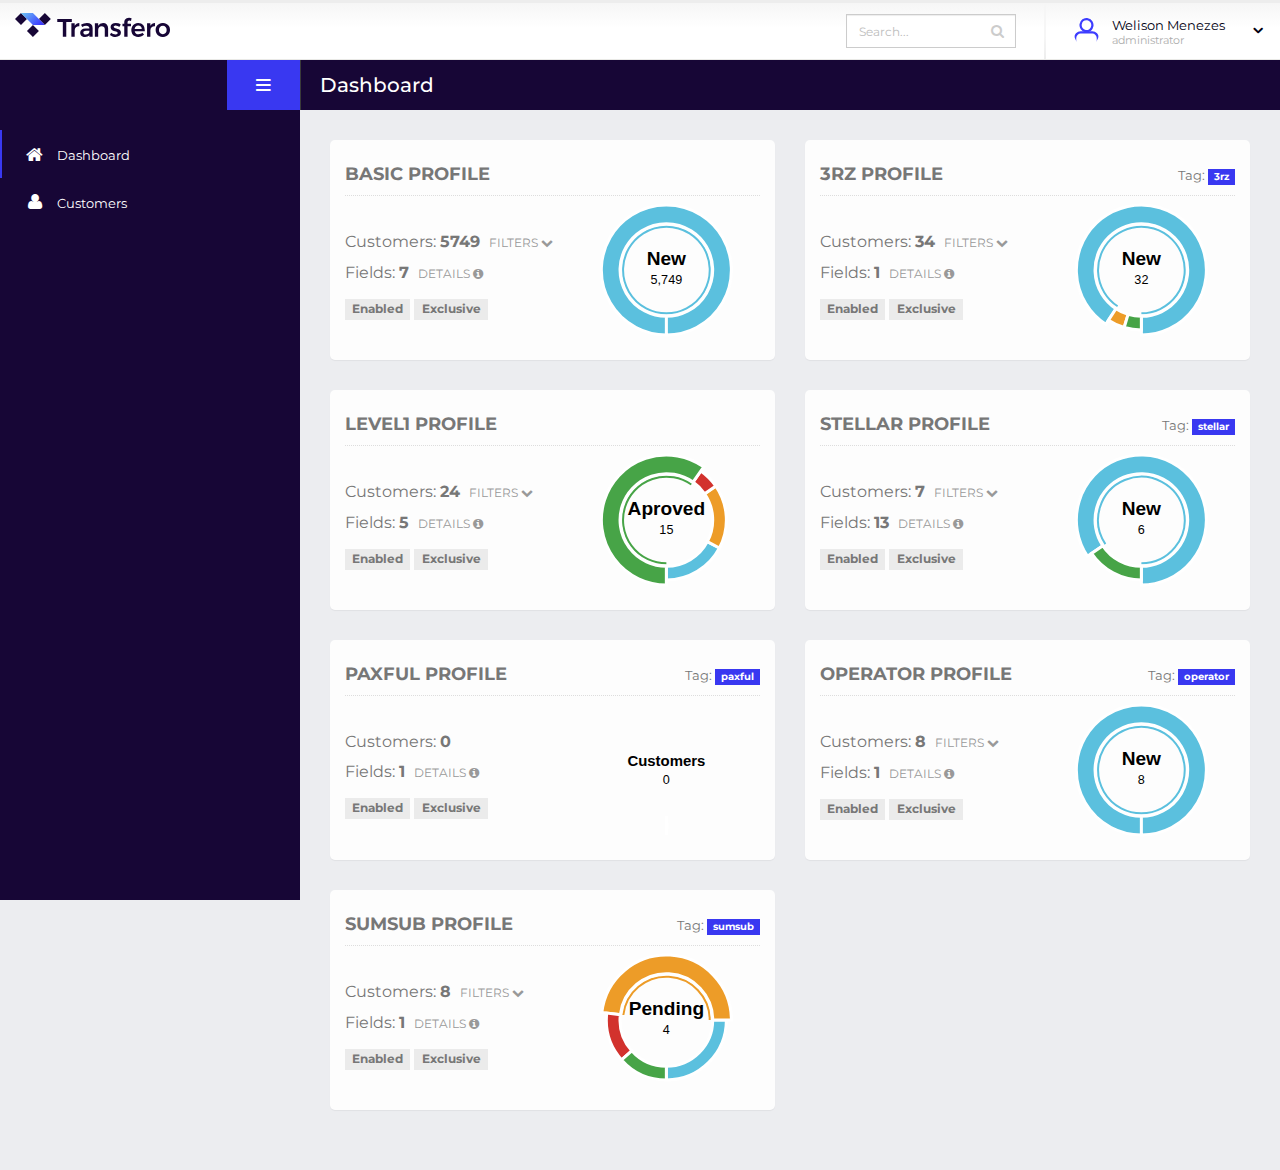
<file: index.html>
<!doctype html>
<html class="fixed">

<head>
	<meta charset="UTF-8">
	<title>Transfero</title>
	<meta name="description" content="">
	<meta name="viewport" content="width=device-width, initial-scale=1.0, maximum-scale=1.0, user-scalable=no" />
	<link rel="icon" href="img/favicon.png">
	<link rel="stylesheet" href="css/styles.css">
</head>

<body>

	<section class="body">

		<!-- start: header -->
		<header class="header">
			<div class="logo-container">
				<a href="index.html" class="logo">
					<img src="img/logo.svg" height="35" alt="Transfero" />
				</a>
				<div class="visible-xs toggle-sidebar-left" data-toggle-class="sidebar-left-opened" data-target="html"
					data-fire-event="sidebar-left-opened">
					<i class="fa fa-bars" aria-label="Toggle sidebar"></i>
				</div>
			</div>

			<!-- start: search & user box -->
			<div class="header-right">

				<form action="customers.html" class="search nav-form">
					<div class="input-group input-search">
						<input type="text" class="form-control" name="q" id="q" placeholder="Search...">
						<span class="input-group-btn">
							<button class="btn btn-default" type="submit"><i class="fa fa-search"></i></button>
						</span>
					</div>
				</form>

				<span class="separator"></span>

				<div id="userbox" class="userbox">
					<a data-toggle="dropdown">
						<figure class="profile-picture">
							<img src="img/profile.svg" alt="Joseph Doe" class="img-circle"
								data-lock-picture="img/profile.svg" />
						</figure>
						<div class="profile-info" data-lock-name="John Doe" data-lock-email="johndoe@JSOFT.com">
							<span class="name">Welison Menezes</span>
							<span class="role">administrator</span>
						</div>
						<i class="fa custom-caret"></i>
					</a>

					<div class="dropdown-menu">
						<ul class="list-unstyled">
							<li class="divider"></li>
							<li>
								<a role="menuitem" tabindex="-1" href="logout.html"><i class="fa fa-power-off"></i> Logout</a>
							</li>
						</ul>
					</div>
				</div>
			</div>
			<!-- end: search & user box -->
		</header>
		<!-- end: header -->

		<div class="inner-wrapper">

			<!-- start: sidebar -->
			<aside id="sidebar-left" class="sidebar-left">

				<div class="sidebar-header">
					<div class="sidebar-toggle hidden-xs" data-toggle-class="sidebar-left-collapsed" data-target="html"
						data-fire-event="sidebar-left-toggle">
						<i class="fa fa-bars" aria-label="Toggle sidebar"></i>
					</div>
				</div>

				<div class="nano">
					<div class="nano-content">
						<nav id="menu" class="nav-main" role="navigation">
							<ul class="nav nav-main">
								<li class="nav-active">
									<a href="index.html">
										<i class="fa fa-home" aria-hidden="true"></i>
										<span>Dashboard</span>
									</a>
								</li>
								<li>
									<a href="customers.html">
										<i class="fa fa-user" aria-hidden="true"></i>
										<span>Customers</span>
									</a>
								</li>
							</ul>
						</nav>
					</div>
				</div>

			</aside>
			<!-- end: sidebar -->

			<section role="main" class="content-body">

				<header class="page-header">
					<h2>Dashboard</h2>
				</header>

				<main class="cotainer-fluid">

					<div class="row">

						<div class="col-xl-4 col-lg-6 col-md-12">
							<div class="panel-body">
								<div class="widget-summary">
									<div class="widget-summary-col">
										<div class="summary-header">
											<h4 class="title">
												<strong>BASIC PROFILE</strong>
											</h4>
										</div>
										<div class="summary" id="accordionBasic">
											<div class="info">
												Customers: <b>5749</b>
												<a class="text-muted text-uppercase accordion-toggle collapsed"
													data-toggle="collapse" data-parent="#accordionBasic"
													href="#collapseFilterBasic">
													filters <i class="fa fa-chevron-down"></i>
												</a>
											</div>
											<div class="info accordion-body collapse" id="collapseFilterBasic">
												<ul>
													<li>
														<a href="customers.html" class="text-muted text-uppercase text-primary">
															All <small>(5749)</small>
														</a>
													</li>
													<li>
														<a href="customers.html" class="text-muted text-uppercase text-success">
															New <small>(5749)</small>
														</a>
													</li>
												</ul>
											</div>
											<div class="info">
												Fields: <b>7</b>
												<a class="text-muted text-uppercase" data-toggle="modal"
													data-target="#modalBasic">
													details <i class="fa fa-info-circle"></i>
												</a>
											</div>
											<div class="info statuses">
												<span class="label label-default">Enabled</span>
												<span class="label label-default">Exclusive</span>
											</div>
										</div>
									</div>
									<div class="widget-summary-col">
										<div class="chart-container">
											<div class="chart chart-md" id="chartBasic"></div>
										</div>
									</div>
								</div>
								<div class="modal fade" id="modalBasic" tabindex="-1" role="dialog"
									aria-labelledby="modalBasicLabel" aria-hidden="true">
									<div class="modal-dialog">
										<div class="modal-content">
											<div class="modal-header">
												<button type="button" class="close" data-dismiss="modal"><span
														aria-hidden="true">&times;</span><span
														class="sr-only">Close</span></button>
												<h4 class="modal-title" id="modalBasicLabel">Basic Profile Fields</h4>
											</div>
											<div class="modal-body">
												<ul class="list-group">
													<li class="list-group-item">Tax Country</li>
													<li class="list-group-item">Tax ID</li>
													<li class="list-group-item">Email</li>
													<li class="list-group-item">First Name</li>
													<li class="list-group-item">Last Name</li>
													<li class="list-group-item">Birth Date</li>
													<li class="list-group-item">Company Name</li>
												</ul>
											</div>
										</div>
									</div>
								</div>
							</div>
						</div>

						<div class="col-xl-4 col-lg-6 col-md-12">
							<div class="panel-body">
								<div class="widget-summary">
									<div class="widget-summary-col">
										<div class="summary-header">
											<h4 class="title">
												<strong>3RZ PROFILE</strong>
											</h4>
											<div class="tag">
												Tag: <b class="label label-primary">3rz</b>
											</div>
										</div>
										<div class="summary" id="accordion3RZ">
											<div class="info">
												Customers: <b>34</b>
												<a class="text-muted text-uppercase accordion-toggle collapsed"
													data-toggle="collapse" data-parent="#accordion3RZ"
													href="#collapseFilter3RZ">
													filters <i class="fa fa-chevron-down"></i>
												</a>
											</div>
											<div class="info accordion-body collapse" id="collapseFilter3RZ">
												<ul>
													<li>
														<a href="customers.html" class="text-muted text-uppercase text-primary">
															All <small>(34)</small>
														</a>
													</li>
													<li>
														<a href="customers.html" class="text-muted text-uppercase text-success">
															All <small>(32)</small>
														</a>
													</li>
													<li>
														<a href="customers.html" class="text-muted text-uppercase text-warning">
															Pending <small>(1)</small>
														</a>
													</li>
													<li>
														<a href="customers.html" class="text-muted text-uppercase text-info">
															Aproved <small>(1)</small>
														</a>
													</li>
												</ul>
											</div>
											<div class="info">
												Fields: <b>1</b>
												<a class="text-muted text-uppercase" data-toggle="modal"
													data-target="#modal3RZ">
													details <i class="fa fa-info-circle"></i>
												</a>
											</div>
											<div class="info statuses">
												<span class="label label-default">Enabled</span>
												<span class="label label-default">Exclusive</span>
											</div>
										</div>
									</div>
									<div class="widget-summary-col">
										<div class="chart-container">
											<div class="chart chart-md" id="chart3RZ"></div>
										</div>
									</div>
								</div>
								<div class="modal fade" id="modal3RZ" tabindex="-1" role="dialog"
									aria-labelledby="modal3RZLabel" aria-hidden="true">
									<div class="modal-dialog">
										<div class="modal-content">
											<div class="modal-header">
												<button type="button" class="close" data-dismiss="modal"><span
														aria-hidden="true">&times;</span><span
														class="sr-only">Close</span></button>
												<h4 class="modal-title" id="modal3RZLabel">3RZ Profile Fields</h4>
											</div>
											<div class="modal-body">
												<ul class="list-group">
													<li class="list-group-item">Tag Name <span class="badge bg-primary">3rz</span></li>
												</ul>
											</div>
										</div>
									</div>
								</div>
							</div>
						</div>

						<div class="col-xl-4 col-lg-6 col-md-12">
							<div class="panel-body">
								<div class="widget-summary">
									<div class="widget-summary-col">
										<div class="summary-header">
											<h4 class="title">
												<strong>LEVEL1 PROFILE</strong>
											</h4>
										</div>
										<div class="summary" id="accordionLevel1">
											<div class="info">
												Customers: <b>24</b>
												<a class="text-muted text-uppercase accordion-toggle collapsed"
													data-toggle="collapse" data-parent="#accordionLevel1"
													href="#collapseFilterLevel1">
													filters <i class="fa fa-chevron-down"></i>
												</a>
											</div>
											<div class="info accordion-body collapse" id="collapseFilterLevel1">
												<ul>
													<li>
														<a href="customers.html" class="text-muted text-uppercase text-primary">
															All <small>(24)</small>
														</a>
													</li>
													<li>
														<a href="customers.html" class="text-muted text-uppercase text-success">
															New <small>(4)</small>
														</a>
													</li>
													<li>
														<a href="customers.html" class="text-muted text-uppercase text-warning">
															Pending <small>(4)</small>
														</a>
													</li>
													<li>
														<a href="customers.html" class="text-muted text-uppercase text-danger">
															Reproved <small>(1)</small>
														</a>
													</li>
													<li>
														<a href="customers.html" class="text-muted text-uppercase text-info">
															Aproved <small>(15)</small>
														</a>
													</li>
												</ul>
											</div>
											<div class="info">
												Fields: <b>5</b>
												<a class="text-muted text-uppercase" data-toggle="modal"
													data-target="#modalLevel1">
													details <i class="fa fa-info-circle"></i>
												</a>
											</div>
											<div class="info statuses">
												<span class="label label-default">Enabled</span>
												<span class="label label-default">Exclusive</span>
											</div>
										</div>
									</div>
									<div class="widget-summary-col">
										<div class="chart-container">
											<div class="chart chart-md" id="chartLevel1"></div>
										</div>
									</div>
								</div>
								<div class="modal fade" id="modalLevel1" tabindex="-1" role="dialog"
									aria-labelledby="modalLevel1Label" aria-hidden="true">
									<div class="modal-dialog">
										<div class="modal-content">
											<div class="modal-header">
												<button type="button" class="close" data-dismiss="modal"><span
														aria-hidden="true">&times;</span><span
														class="sr-only">Close</span></button>
												<h4 class="modal-title" id="modalLevel1Label">Level1 Profile Fields</h4>
											</div>
											<div class="modal-body">
												<ul class="list-group">
													<li class="list-group-item">Document Id</li>
													<li class="list-group-item">Document Url</li>
													<li class="list-group-item">Document Name</li>
													<li class="list-group-item">Document Mime Type</li>
													<li class="list-group-item">Document Type</li>
												</ul>
											</div>
										</div>
									</div>
								</div>
							</div>
						</div>

						<div class="col-xl-4 col-lg-6 col-md-12">
							<div class="panel-body">
								<div class="widget-summary">
									<div class="widget-summary-col">
										<div class="summary-header">
											<h4 class="title">
												<strong>STELLAR PROFILE</strong>
											</h4>
											<div class="tag">
												Tag: <b class="label label-primary">stellar</b>
											</div>
										</div>
										<div class="summary" id="accordionStellar">
											<div class="info">
												Customers: <b>7</b>
												<a class="text-muted text-uppercase accordion-toggle collapsed"
													data-toggle="collapse" data-parent="#accordionStellar"
													href="#collapseFilterStellar">
													filters <i class="fa fa-chevron-down"></i>
												</a>
											</div>
											<div class="info accordion-body collapse" id="collapseFilterStellar">
												<ul>
													<li>
														<a href="customers.html" class="text-muted text-uppercase text-primary">
															All <small>(7)</small>
														</a>
													</li>
													<li>
														<a href="customers.html" class="text-muted text-uppercase text-success">
															New <small>(6)</small>
														</a>
													</li>
													<li>
														<a href="customers.html" class="text-muted text-uppercase text-info">
															Aproved <small>(1)</small>
														</a>
													</li>
												</ul>
											</div>
											<div class="info">
												Fields: <b>13</b>
												<a class="text-muted text-uppercase" data-toggle="modal"
													data-target="#modalStellar">
													details <i class="fa fa-info-circle"></i>
												</a>
											</div>
											<div class="info statuses">
												<span class="label label-default">Enabled</span>
												<span class="label label-default">Exclusive</span>
											</div>
										</div>
									</div>
									<div class="widget-summary-col">
										<div class="chart-container">
											<div class="chart chart-md" id="chartStellar"></div>
										</div>
									</div>
								</div>
								<div class="modal fade" id="modalStellar" tabindex="-1" role="dialog"
									aria-labelledby="modalStellarLabel" aria-hidden="true">
									<div class="modal-dialog">
										<div class="modal-content">
											<div class="modal-header">
												<button type="button" class="close" data-dismiss="modal"><span
														aria-hidden="true">&times;</span><span
														class="sr-only">Close</span></button>
												<h4 class="modal-title" id="modalStellarLabel">Stellar Profile Fields</h4>
											</div>
											<div class="modal-body">
												<ul class="list-group">
													<li class="list-group-item">Tax ID</li>
													<li class="list-group-item">Email</li>
													<li class="list-group-item">First Name</li>
													<li class="list-group-item">Last Name</li>
													<li class="list-group-item">Birth Date</li>
													<li class="list-group-item">Company Name</li>
													<li class="list-group-item">Cellphone Number</li>
													<li class="list-group-item">Document Id</li>
													<li class="list-group-item">Document Url</li>
													<li class="list-group-item">Document Name</li>
													<li class="list-group-item">Document Mime Type</li>
													<li class="list-group-item">Document Type</li>
													<li class="list-group-item">Tag Name <span class="badge bg-primary">stellar</span></li>
												</ul>
											</div>
										</div>
									</div>
								</div>
							</div>
						</div>

						<div class="col-xl-4 col-lg-6 col-md-12">
							<div class="panel-body">
								<div class="widget-summary">
									<div class="widget-summary-col">
										<div class="summary-header">
											<h4 class="title">
												<strong>PAXFUL PROFILE</strong>
											</h4>
											<div class="tag">
												Tag: <b class="label label-primary">paxful</b>
											</div>
										</div>
										<div class="summary" id="accordionPaxful">
											<div class="info">
												Customers: <b>0</b>
											</div>
											<div class="info">
												Fields: <b>1</b>
												<a class="text-muted text-uppercase" data-toggle="modal"
													data-target="#modalPaxful">
													details <i class="fa fa-info-circle"></i>
												</a>
											</div>
											<div class="info statuses">
												<span class="label label-default">Enabled</span>
												<span class="label label-default">Exclusive</span>
											</div>
										</div>
									</div>
									<div class="widget-summary-col">
										<div class="chart-container">
											<div class="chart chart-md" id="chartPaxful"></div>
										</div>
									</div>
								</div>
								<div class="modal fade" id="modalPaxful" tabindex="-1" role="dialog"
									aria-labelledby="modalPaxfulLabel" aria-hidden="true">
									<div class="modal-dialog">
										<div class="modal-content">
											<div class="modal-header">
												<button type="button" class="close" data-dismiss="modal"><span
														aria-hidden="true">&times;</span><span
														class="sr-only">Close</span></button>
												<h4 class="modal-title" id="modalPaxfulLabel">Paxful Profile Fields</h4>
											</div>
											<div class="modal-body">
												<ul class="list-group">
													<li class="list-group-item">Tag Name <span class="badge bg-primary">paxfull</span></li>
												</ul>
											</div>
										</div>
									</div>
								</div>
							</div>
						</div>

						<div class="col-xl-4 col-lg-6 col-md-12">
							<div class="panel-body">
								<div class="widget-summary">
									<div class="widget-summary-col">
										<div class="summary-header">
											<h4 class="title">
												<strong>OPERATOR PROFILE</strong>
											</h4>
											<div class="tag">
												Tag: <b class="label label-primary">operator</b>
											</div>
										</div>
										<div class="summary" id="accordionOperator">
											<div class="info">
												Customers: <b>8</b>
												<a class="text-muted text-uppercase accordion-toggle collapsed"
													data-toggle="collapse" data-parent="#accordionOperator"
													href="#collapseFilterOperator">
													filters <i class="fa fa-chevron-down"></i>
												</a>
											</div>
											<div class="info accordion-body collapse" id="collapseFilterOperator">
												<ul>
													<li>
														<a href="customers.html" class="text-muted text-uppercase text-primary">
															All <small>(8)</small>
														</a>
													</li>
													<li>
														<a href="customers.html" class="text-muted text-uppercase text-success">
															New <small>(8)</small>
														</a>
													</li>
												</ul>
											</div>
											<div class="info">
												Fields: <b>1</b>
												<a class="text-muted text-uppercase" data-toggle="modal"
													data-target="#modalOperator">
													details <i class="fa fa-info-circle"></i>
												</a>
											</div>
											<div class="info statuses">
												<span class="label label-default">Enabled</span>
												<span class="label label-default">Exclusive</span>
											</div>
										</div>
									</div>
									<div class="widget-summary-col">
										<div class="chart-container">
											<div class="chart chart-md" id="chartOperator"></div>
										</div>
									</div>
								</div>
								<div class="modal fade" id="modalOperator" tabindex="-1" role="dialog"
									aria-labelledby="modalOperatorLabel" aria-hidden="true">
									<div class="modal-dialog">
										<div class="modal-content">
											<div class="modal-header">
												<button type="button" class="close" data-dismiss="modal"><span
														aria-hidden="true">&times;</span><span
														class="sr-only">Close</span></button>
												<h4 class="modal-title" id="modalOperatorLabel">Operator Profile Fields</h4>
											</div>
											<div class="modal-body">
												<ul class="list-group">
													<li class="list-group-item">Tag Name <span class="badge bg-primary">operator</span></li>
												</ul>
											</div>
										</div>
									</div>
								</div>
							</div>
						</div>

						<div class="col-xl-4 col-lg-6 col-md-12">
							<div class="panel-body">
								<div class="widget-summary">
									<div class="widget-summary-col">
										<div class="summary-header">
											<h4 class="title">
												<strong>SUMSUB PROFILE</strong>
											</h4>
											<div class="tag">
												Tag: <b class="label label-primary">sumsub</b>
											</div>
										</div>
										<div class="summary" id="accordionSumsub">
											<div class="info">
												Customers: <b>8</b>
												<a class="text-muted text-uppercase accordion-toggle collapsed"
													data-toggle="collapse" data-parent="#accordionSumsub"
													href="#collapseFilterSumsub">
													filters <i class="fa fa-chevron-down"></i>
												</a>
											</div>
											<div class="info accordion-body collapse" id="collapseFilterSumsub">
												<ul>
													<li>
														<a href="customers.html" class="text-muted text-uppercase text-primary">
															All <small>(8)</small>
														</a>
													</li>
													<li>
														<a href="customers.html" class="text-muted text-uppercase text-success">
															New <small>(2)</small>
														</a>
													</li>
													<li>
														<a href="customers.html" class="text-muted text-uppercase text-warning">
															Pending <small>(4)</small>
														</a>
													</li>
													<li>
														<a href="customers.html" class="text-muted text-uppercase text-danger">
															Reproved <small>(1)</small>
														</a>
													</li>
													<li>
														<a href="customers.html" class="text-muted text-uppercase text-info">
															Aproved <small>(1)</small>
														</a>
													</li>
												</ul>
											</div>
											<div class="info">
												Fields: <b>1</b>
												<a class="text-muted text-uppercase" data-toggle="modal"
													data-target="#modalSumsub">
													details <i class="fa fa-info-circle"></i>
												</a>
											</div>
											<div class="info statuses">
												<span class="label label-default">Enabled</span>
												<span class="label label-default">Exclusive</span>
											</div>
										</div>
									</div>
									<div class="widget-summary-col">
										<div class="chart-container">
											<div class="chart chart-md" id="chartSumsub"></div>
										</div>
									</div>
								</div>
								<div class="modal fade" id="modalSumsub" tabindex="-1" role="dialog"
									aria-labelledby="modalSumsubLabel" aria-hidden="true">
									<div class="modal-dialog">
										<div class="modal-content">
											<div class="modal-header">
												<button type="button" class="close" data-dismiss="modal"><span
														aria-hidden="true">&times;</span><span
														class="sr-only">Close</span></button>
												<h4 class="modal-title" id="modalSumsubLabel">Sumsub Profile Fields</h4>
											</div>
											<div class="modal-body">
												<ul class="list-group">
													<li class="list-group-item">Tag Name <span class="badge bg-primary">sumsub</span></li>
												</ul>
											</div>
										</div>
									</div>
								</div>
							</div>
						</div>

					</div>

				</main>

			</section>
		</div>

	</section>

	<script src="js/app.js"></script>
</body>
</html>
</file>
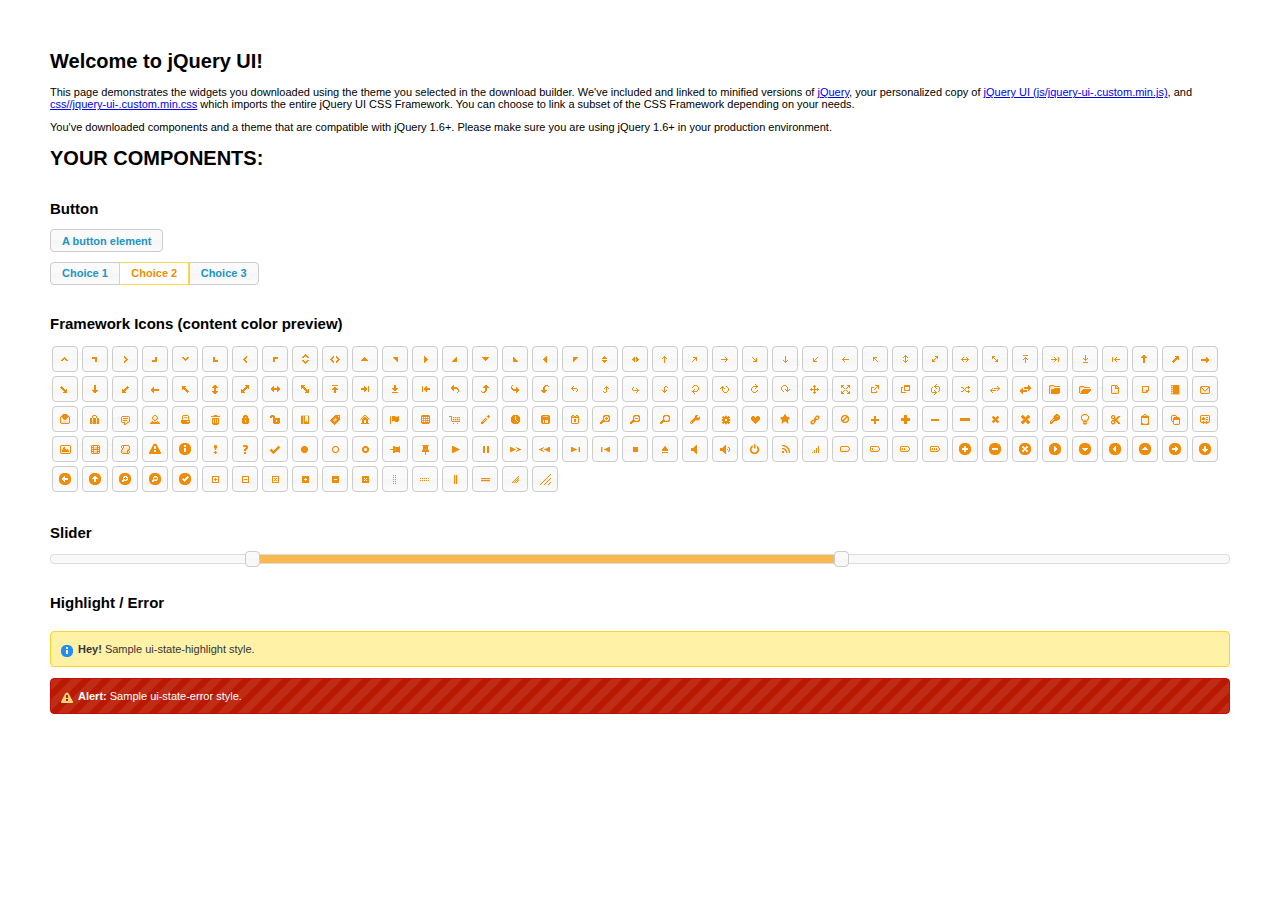
<file: assets/vendor/jquery-ui/index.html>
<!doctype html>
<html lang="us">
<head>
	<meta charset="utf-8">
	<title>jQuery UI Example Page</title>
	<link href="css/ui-lightness/jquery-ui-1.10.4.custom.css" rel="stylesheet">
	<script src="js/jquery-1.10.2.js"></script>
	<script src="js/jquery-ui-1.10.4.custom.js"></script>
	<script>
	$(function() {
		

		

		
		$( "#button" ).button();
		$( "#radioset" ).buttonset();
		

		

		

		

		
		$( "#slider" ).slider({
			range: true,
			values: [ 17, 67 ]
		});
		

		

		// Hover states on the static widgets
		$( "#dialog-link, #icons li" ).hover(
			function() {
				$( this ).addClass( "ui-state-hover" );
			},
			function() {
				$( this ).removeClass( "ui-state-hover" );
			}
		);
	});
	</script>
	<style>
	body{
		font: 62.5% "Trebuchet MS", sans-serif;
		margin: 50px;
	}
	.demoHeaders {
		margin-top: 2em;
	}
	#dialog-link {
		padding: .4em 1em .4em 20px;
		text-decoration: none;
		position: relative;
	}
	#dialog-link span.ui-icon {
		margin: 0 5px 0 0;
		position: absolute;
		left: .2em;
		top: 50%;
		margin-top: -8px;
	}
	#icons {
		margin: 0;
		padding: 0;
	}
	#icons li {
		margin: 2px;
		position: relative;
		padding: 4px 0;
		cursor: pointer;
		float: left;
		list-style: none;
	}
	#icons span.ui-icon {
		float: left;
		margin: 0 4px;
	}
	.fakewindowcontain .ui-widget-overlay {
		position: absolute;
	}
	</style>
</head>
<body>

<h1>Welcome to jQuery UI!</h1>

<div class="ui-widget">
	<p>This page demonstrates the widgets you downloaded using the theme you selected in the download builder. We've included and linked to minified versions of <a href="js/jquery-1.10.2.js">jQuery</a>, your personalized copy of <a href="js/jquery-ui-.custom.min.js">jQuery UI (js/jquery-ui-.custom.min.js)</a>, and <a href="css//jquery-ui-.custom.min.css">css//jquery-ui-.custom.min.css</a> which imports the entire jQuery UI CSS Framework. You can choose to link a subset of the CSS Framework depending on your needs. </p>
	<p>You've downloaded components and a theme that are compatible with jQuery 1.6+. Please make sure you are using jQuery 1.6+ in your production environment.</p>
</div>

<h1>YOUR COMPONENTS:</h1>






<!-- Button -->
<h2 class="demoHeaders">Button</h2>
<button id="button">A button element</button>
<form style="margin-top: 1em;">
	<div id="radioset">
		<input type="radio" id="radio1" name="radio"><label for="radio1">Choice 1</label>
		<input type="radio" id="radio2" name="radio" checked="checked"><label for="radio2">Choice 2</label>
		<input type="radio" id="radio3" name="radio"><label for="radio3">Choice 3</label>
	</div>
</form>







<h2 class="demoHeaders">Framework Icons (content color preview)</h2>
<ul id="icons" class="ui-widget ui-helper-clearfix">
	<li class="ui-state-default ui-corner-all" title=".ui-icon-carat-1-n"><span class="ui-icon ui-icon-carat-1-n"></span></li>
	<li class="ui-state-default ui-corner-all" title=".ui-icon-carat-1-ne"><span class="ui-icon ui-icon-carat-1-ne"></span></li>
	<li class="ui-state-default ui-corner-all" title=".ui-icon-carat-1-e"><span class="ui-icon ui-icon-carat-1-e"></span></li>
	<li class="ui-state-default ui-corner-all" title=".ui-icon-carat-1-se"><span class="ui-icon ui-icon-carat-1-se"></span></li>
	<li class="ui-state-default ui-corner-all" title=".ui-icon-carat-1-s"><span class="ui-icon ui-icon-carat-1-s"></span></li>
	<li class="ui-state-default ui-corner-all" title=".ui-icon-carat-1-sw"><span class="ui-icon ui-icon-carat-1-sw"></span></li>
	<li class="ui-state-default ui-corner-all" title=".ui-icon-carat-1-w"><span class="ui-icon ui-icon-carat-1-w"></span></li>
	<li class="ui-state-default ui-corner-all" title=".ui-icon-carat-1-nw"><span class="ui-icon ui-icon-carat-1-nw"></span></li>
	<li class="ui-state-default ui-corner-all" title=".ui-icon-carat-2-n-s"><span class="ui-icon ui-icon-carat-2-n-s"></span></li>
	<li class="ui-state-default ui-corner-all" title=".ui-icon-carat-2-e-w"><span class="ui-icon ui-icon-carat-2-e-w"></span></li>
	<li class="ui-state-default ui-corner-all" title=".ui-icon-triangle-1-n"><span class="ui-icon ui-icon-triangle-1-n"></span></li>
	<li class="ui-state-default ui-corner-all" title=".ui-icon-triangle-1-ne"><span class="ui-icon ui-icon-triangle-1-ne"></span></li>
	<li class="ui-state-default ui-corner-all" title=".ui-icon-triangle-1-e"><span class="ui-icon ui-icon-triangle-1-e"></span></li>
	<li class="ui-state-default ui-corner-all" title=".ui-icon-triangle-1-se"><span class="ui-icon ui-icon-triangle-1-se"></span></li>
	<li class="ui-state-default ui-corner-all" title=".ui-icon-triangle-1-s"><span class="ui-icon ui-icon-triangle-1-s"></span></li>
	<li class="ui-state-default ui-corner-all" title=".ui-icon-triangle-1-sw"><span class="ui-icon ui-icon-triangle-1-sw"></span></li>
	<li class="ui-state-default ui-corner-all" title=".ui-icon-triangle-1-w"><span class="ui-icon ui-icon-triangle-1-w"></span></li>
	<li class="ui-state-default ui-corner-all" title=".ui-icon-triangle-1-nw"><span class="ui-icon ui-icon-triangle-1-nw"></span></li>
	<li class="ui-state-default ui-corner-all" title=".ui-icon-triangle-2-n-s"><span class="ui-icon ui-icon-triangle-2-n-s"></span></li>
	<li class="ui-state-default ui-corner-all" title=".ui-icon-triangle-2-e-w"><span class="ui-icon ui-icon-triangle-2-e-w"></span></li>
	<li class="ui-state-default ui-corner-all" title=".ui-icon-arrow-1-n"><span class="ui-icon ui-icon-arrow-1-n"></span></li>
	<li class="ui-state-default ui-corner-all" title=".ui-icon-arrow-1-ne"><span class="ui-icon ui-icon-arrow-1-ne"></span></li>
	<li class="ui-state-default ui-corner-all" title=".ui-icon-arrow-1-e"><span class="ui-icon ui-icon-arrow-1-e"></span></li>
	<li class="ui-state-default ui-corner-all" title=".ui-icon-arrow-1-se"><span class="ui-icon ui-icon-arrow-1-se"></span></li>
	<li class="ui-state-default ui-corner-all" title=".ui-icon-arrow-1-s"><span class="ui-icon ui-icon-arrow-1-s"></span></li>
	<li class="ui-state-default ui-corner-all" title=".ui-icon-arrow-1-sw"><span class="ui-icon ui-icon-arrow-1-sw"></span></li>
	<li class="ui-state-default ui-corner-all" title=".ui-icon-arrow-1-w"><span class="ui-icon ui-icon-arrow-1-w"></span></li>
	<li class="ui-state-default ui-corner-all" title=".ui-icon-arrow-1-nw"><span class="ui-icon ui-icon-arrow-1-nw"></span></li>
	<li class="ui-state-default ui-corner-all" title=".ui-icon-arrow-2-n-s"><span class="ui-icon ui-icon-arrow-2-n-s"></span></li>
	<li class="ui-state-default ui-corner-all" title=".ui-icon-arrow-2-ne-sw"><span class="ui-icon ui-icon-arrow-2-ne-sw"></span></li>
	<li class="ui-state-default ui-corner-all" title=".ui-icon-arrow-2-e-w"><span class="ui-icon ui-icon-arrow-2-e-w"></span></li>
	<li class="ui-state-default ui-corner-all" title=".ui-icon-arrow-2-se-nw"><span class="ui-icon ui-icon-arrow-2-se-nw"></span></li>
	<li class="ui-state-default ui-corner-all" title=".ui-icon-arrowstop-1-n"><span class="ui-icon ui-icon-arrowstop-1-n"></span></li>
	<li class="ui-state-default ui-corner-all" title=".ui-icon-arrowstop-1-e"><span class="ui-icon ui-icon-arrowstop-1-e"></span></li>
	<li class="ui-state-default ui-corner-all" title=".ui-icon-arrowstop-1-s"><span class="ui-icon ui-icon-arrowstop-1-s"></span></li>
	<li class="ui-state-default ui-corner-all" title=".ui-icon-arrowstop-1-w"><span class="ui-icon ui-icon-arrowstop-1-w"></span></li>
	<li class="ui-state-default ui-corner-all" title=".ui-icon-arrowthick-1-n"><span class="ui-icon ui-icon-arrowthick-1-n"></span></li>
	<li class="ui-state-default ui-corner-all" title=".ui-icon-arrowthick-1-ne"><span class="ui-icon ui-icon-arrowthick-1-ne"></span></li>
	<li class="ui-state-default ui-corner-all" title=".ui-icon-arrowthick-1-e"><span class="ui-icon ui-icon-arrowthick-1-e"></span></li>
	<li class="ui-state-default ui-corner-all" title=".ui-icon-arrowthick-1-se"><span class="ui-icon ui-icon-arrowthick-1-se"></span></li>
	<li class="ui-state-default ui-corner-all" title=".ui-icon-arrowthick-1-s"><span class="ui-icon ui-icon-arrowthick-1-s"></span></li>
	<li class="ui-state-default ui-corner-all" title=".ui-icon-arrowthick-1-sw"><span class="ui-icon ui-icon-arrowthick-1-sw"></span></li>
	<li class="ui-state-default ui-corner-all" title=".ui-icon-arrowthick-1-w"><span class="ui-icon ui-icon-arrowthick-1-w"></span></li>
	<li class="ui-state-default ui-corner-all" title=".ui-icon-arrowthick-1-nw"><span class="ui-icon ui-icon-arrowthick-1-nw"></span></li>
	<li class="ui-state-default ui-corner-all" title=".ui-icon-arrowthick-2-n-s"><span class="ui-icon ui-icon-arrowthick-2-n-s"></span></li>
	<li class="ui-state-default ui-corner-all" title=".ui-icon-arrowthick-2-ne-sw"><span class="ui-icon ui-icon-arrowthick-2-ne-sw"></span></li>
	<li class="ui-state-default ui-corner-all" title=".ui-icon-arrowthick-2-e-w"><span class="ui-icon ui-icon-arrowthick-2-e-w"></span></li>
	<li class="ui-state-default ui-corner-all" title=".ui-icon-arrowthick-2-se-nw"><span class="ui-icon ui-icon-arrowthick-2-se-nw"></span></li>
	<li class="ui-state-default ui-corner-all" title=".ui-icon-arrowthickstop-1-n"><span class="ui-icon ui-icon-arrowthickstop-1-n"></span></li>
	<li class="ui-state-default ui-corner-all" title=".ui-icon-arrowthickstop-1-e"><span class="ui-icon ui-icon-arrowthickstop-1-e"></span></li>
	<li class="ui-state-default ui-corner-all" title=".ui-icon-arrowthickstop-1-s"><span class="ui-icon ui-icon-arrowthickstop-1-s"></span></li>
	<li class="ui-state-default ui-corner-all" title=".ui-icon-arrowthickstop-1-w"><span class="ui-icon ui-icon-arrowthickstop-1-w"></span></li>
	<li class="ui-state-default ui-corner-all" title=".ui-icon-arrowreturnthick-1-w"><span class="ui-icon ui-icon-arrowreturnthick-1-w"></span></li>
	<li class="ui-state-default ui-corner-all" title=".ui-icon-arrowreturnthick-1-n"><span class="ui-icon ui-icon-arrowreturnthick-1-n"></span></li>
	<li class="ui-state-default ui-corner-all" title=".ui-icon-arrowreturnthick-1-e"><span class="ui-icon ui-icon-arrowreturnthick-1-e"></span></li>
	<li class="ui-state-default ui-corner-all" title=".ui-icon-arrowreturnthick-1-s"><span class="ui-icon ui-icon-arrowreturnthick-1-s"></span></li>
	<li class="ui-state-default ui-corner-all" title=".ui-icon-arrowreturn-1-w"><span class="ui-icon ui-icon-arrowreturn-1-w"></span></li>
	<li class="ui-state-default ui-corner-all" title=".ui-icon-arrowreturn-1-n"><span class="ui-icon ui-icon-arrowreturn-1-n"></span></li>
	<li class="ui-state-default ui-corner-all" title=".ui-icon-arrowreturn-1-e"><span class="ui-icon ui-icon-arrowreturn-1-e"></span></li>
	<li class="ui-state-default ui-corner-all" title=".ui-icon-arrowreturn-1-s"><span class="ui-icon ui-icon-arrowreturn-1-s"></span></li>
	<li class="ui-state-default ui-corner-all" title=".ui-icon-arrowrefresh-1-w"><span class="ui-icon ui-icon-arrowrefresh-1-w"></span></li>
	<li class="ui-state-default ui-corner-all" title=".ui-icon-arrowrefresh-1-n"><span class="ui-icon ui-icon-arrowrefresh-1-n"></span></li>
	<li class="ui-state-default ui-corner-all" title=".ui-icon-arrowrefresh-1-e"><span class="ui-icon ui-icon-arrowrefresh-1-e"></span></li>
	<li class="ui-state-default ui-corner-all" title=".ui-icon-arrowrefresh-1-s"><span class="ui-icon ui-icon-arrowrefresh-1-s"></span></li>
	<li class="ui-state-default ui-corner-all" title=".ui-icon-arrow-4"><span class="ui-icon ui-icon-arrow-4"></span></li>
	<li class="ui-state-default ui-corner-all" title=".ui-icon-arrow-4-diag"><span class="ui-icon ui-icon-arrow-4-diag"></span></li>
	<li class="ui-state-default ui-corner-all" title=".ui-icon-extlink"><span class="ui-icon ui-icon-extlink"></span></li>
	<li class="ui-state-default ui-corner-all" title=".ui-icon-newwin"><span class="ui-icon ui-icon-newwin"></span></li>
	<li class="ui-state-default ui-corner-all" title=".ui-icon-refresh"><span class="ui-icon ui-icon-refresh"></span></li>
	<li class="ui-state-default ui-corner-all" title=".ui-icon-shuffle"><span class="ui-icon ui-icon-shuffle"></span></li>
	<li class="ui-state-default ui-corner-all" title=".ui-icon-transfer-e-w"><span class="ui-icon ui-icon-transfer-e-w"></span></li>
	<li class="ui-state-default ui-corner-all" title=".ui-icon-transferthick-e-w"><span class="ui-icon ui-icon-transferthick-e-w"></span></li>
	<li class="ui-state-default ui-corner-all" title=".ui-icon-folder-collapsed"><span class="ui-icon ui-icon-folder-collapsed"></span></li>
	<li class="ui-state-default ui-corner-all" title=".ui-icon-folder-open"><span class="ui-icon ui-icon-folder-open"></span></li>
	<li class="ui-state-default ui-corner-all" title=".ui-icon-document"><span class="ui-icon ui-icon-document"></span></li>
	<li class="ui-state-default ui-corner-all" title=".ui-icon-document-b"><span class="ui-icon ui-icon-document-b"></span></li>
	<li class="ui-state-default ui-corner-all" title=".ui-icon-note"><span class="ui-icon ui-icon-note"></span></li>
	<li class="ui-state-default ui-corner-all" title=".ui-icon-mail-closed"><span class="ui-icon ui-icon-mail-closed"></span></li>
	<li class="ui-state-default ui-corner-all" title=".ui-icon-mail-open"><span class="ui-icon ui-icon-mail-open"></span></li>
	<li class="ui-state-default ui-corner-all" title=".ui-icon-suitcase"><span class="ui-icon ui-icon-suitcase"></span></li>
	<li class="ui-state-default ui-corner-all" title=".ui-icon-comment"><span class="ui-icon ui-icon-comment"></span></li>
	<li class="ui-state-default ui-corner-all" title=".ui-icon-person"><span class="ui-icon ui-icon-person"></span></li>
	<li class="ui-state-default ui-corner-all" title=".ui-icon-print"><span class="ui-icon ui-icon-print"></span></li>
	<li class="ui-state-default ui-corner-all" title=".ui-icon-trash"><span class="ui-icon ui-icon-trash"></span></li>
	<li class="ui-state-default ui-corner-all" title=".ui-icon-locked"><span class="ui-icon ui-icon-locked"></span></li>
	<li class="ui-state-default ui-corner-all" title=".ui-icon-unlocked"><span class="ui-icon ui-icon-unlocked"></span></li>
	<li class="ui-state-default ui-corner-all" title=".ui-icon-bookmark"><span class="ui-icon ui-icon-bookmark"></span></li>
	<li class="ui-state-default ui-corner-all" title=".ui-icon-tag"><span class="ui-icon ui-icon-tag"></span></li>
	<li class="ui-state-default ui-corner-all" title=".ui-icon-home"><span class="ui-icon ui-icon-home"></span></li>
	<li class="ui-state-default ui-corner-all" title=".ui-icon-flag"><span class="ui-icon ui-icon-flag"></span></li>
	<li class="ui-state-default ui-corner-all" title=".ui-icon-calculator"><span class="ui-icon ui-icon-calculator"></span></li>
	<li class="ui-state-default ui-corner-all" title=".ui-icon-cart"><span class="ui-icon ui-icon-cart"></span></li>
	<li class="ui-state-default ui-corner-all" title=".ui-icon-pencil"><span class="ui-icon ui-icon-pencil"></span></li>
	<li class="ui-state-default ui-corner-all" title=".ui-icon-clock"><span class="ui-icon ui-icon-clock"></span></li>
	<li class="ui-state-default ui-corner-all" title=".ui-icon-disk"><span class="ui-icon ui-icon-disk"></span></li>
	<li class="ui-state-default ui-corner-all" title=".ui-icon-calendar"><span class="ui-icon ui-icon-calendar"></span></li>
	<li class="ui-state-default ui-corner-all" title=".ui-icon-zoomin"><span class="ui-icon ui-icon-zoomin"></span></li>
	<li class="ui-state-default ui-corner-all" title=".ui-icon-zoomout"><span class="ui-icon ui-icon-zoomout"></span></li>
	<li class="ui-state-default ui-corner-all" title=".ui-icon-search"><span class="ui-icon ui-icon-search"></span></li>
	<li class="ui-state-default ui-corner-all" title=".ui-icon-wrench"><span class="ui-icon ui-icon-wrench"></span></li>
	<li class="ui-state-default ui-corner-all" title=".ui-icon-gear"><span class="ui-icon ui-icon-gear"></span></li>
	<li class="ui-state-default ui-corner-all" title=".ui-icon-heart"><span class="ui-icon ui-icon-heart"></span></li>
	<li class="ui-state-default ui-corner-all" title=".ui-icon-star"><span class="ui-icon ui-icon-star"></span></li>
	<li class="ui-state-default ui-corner-all" title=".ui-icon-link"><span class="ui-icon ui-icon-link"></span></li>
	<li class="ui-state-default ui-corner-all" title=".ui-icon-cancel"><span class="ui-icon ui-icon-cancel"></span></li>
	<li class="ui-state-default ui-corner-all" title=".ui-icon-plus"><span class="ui-icon ui-icon-plus"></span></li>
	<li class="ui-state-default ui-corner-all" title=".ui-icon-plusthick"><span class="ui-icon ui-icon-plusthick"></span></li>
	<li class="ui-state-default ui-corner-all" title=".ui-icon-minus"><span class="ui-icon ui-icon-minus"></span></li>
	<li class="ui-state-default ui-corner-all" title=".ui-icon-minusthick"><span class="ui-icon ui-icon-minusthick"></span></li>
	<li class="ui-state-default ui-corner-all" title=".ui-icon-close"><span class="ui-icon ui-icon-close"></span></li>
	<li class="ui-state-default ui-corner-all" title=".ui-icon-closethick"><span class="ui-icon ui-icon-closethick"></span></li>
	<li class="ui-state-default ui-corner-all" title=".ui-icon-key"><span class="ui-icon ui-icon-key"></span></li>
	<li class="ui-state-default ui-corner-all" title=".ui-icon-lightbulb"><span class="ui-icon ui-icon-lightbulb"></span></li>
	<li class="ui-state-default ui-corner-all" title=".ui-icon-scissors"><span class="ui-icon ui-icon-scissors"></span></li>
	<li class="ui-state-default ui-corner-all" title=".ui-icon-clipboard"><span class="ui-icon ui-icon-clipboard"></span></li>
	<li class="ui-state-default ui-corner-all" title=".ui-icon-copy"><span class="ui-icon ui-icon-copy"></span></li>
	<li class="ui-state-default ui-corner-all" title=".ui-icon-contact"><span class="ui-icon ui-icon-contact"></span></li>
	<li class="ui-state-default ui-corner-all" title=".ui-icon-image"><span class="ui-icon ui-icon-image"></span></li>
	<li class="ui-state-default ui-corner-all" title=".ui-icon-video"><span class="ui-icon ui-icon-video"></span></li>
	<li class="ui-state-default ui-corner-all" title=".ui-icon-script"><span class="ui-icon ui-icon-script"></span></li>
	<li class="ui-state-default ui-corner-all" title=".ui-icon-alert"><span class="ui-icon ui-icon-alert"></span></li>
	<li class="ui-state-default ui-corner-all" title=".ui-icon-info"><span class="ui-icon ui-icon-info"></span></li>
	<li class="ui-state-default ui-corner-all" title=".ui-icon-notice"><span class="ui-icon ui-icon-notice"></span></li>
	<li class="ui-state-default ui-corner-all" title=".ui-icon-help"><span class="ui-icon ui-icon-help"></span></li>
	<li class="ui-state-default ui-corner-all" title=".ui-icon-check"><span class="ui-icon ui-icon-check"></span></li>
	<li class="ui-state-default ui-corner-all" title=".ui-icon-bullet"><span class="ui-icon ui-icon-bullet"></span></li>
	<li class="ui-state-default ui-corner-all" title=".ui-icon-radio-off"><span class="ui-icon ui-icon-radio-off"></span></li>
	<li class="ui-state-default ui-corner-all" title=".ui-icon-radio-on"><span class="ui-icon ui-icon-radio-on"></span></li>
	<li class="ui-state-default ui-corner-all" title=".ui-icon-pin-w"><span class="ui-icon ui-icon-pin-w"></span></li>
	<li class="ui-state-default ui-corner-all" title=".ui-icon-pin-s"><span class="ui-icon ui-icon-pin-s"></span></li>
	<li class="ui-state-default ui-corner-all" title=".ui-icon-play"><span class="ui-icon ui-icon-play"></span></li>
	<li class="ui-state-default ui-corner-all" title=".ui-icon-pause"><span class="ui-icon ui-icon-pause"></span></li>
	<li class="ui-state-default ui-corner-all" title=".ui-icon-seek-next"><span class="ui-icon ui-icon-seek-next"></span></li>
	<li class="ui-state-default ui-corner-all" title=".ui-icon-seek-prev"><span class="ui-icon ui-icon-seek-prev"></span></li>
	<li class="ui-state-default ui-corner-all" title=".ui-icon-seek-end"><span class="ui-icon ui-icon-seek-end"></span></li>
	<li class="ui-state-default ui-corner-all" title=".ui-icon-seek-first"><span class="ui-icon ui-icon-seek-first"></span></li>
	<li class="ui-state-default ui-corner-all" title=".ui-icon-stop"><span class="ui-icon ui-icon-stop"></span></li>
	<li class="ui-state-default ui-corner-all" title=".ui-icon-eject"><span class="ui-icon ui-icon-eject"></span></li>
	<li class="ui-state-default ui-corner-all" title=".ui-icon-volume-off"><span class="ui-icon ui-icon-volume-off"></span></li>
	<li class="ui-state-default ui-corner-all" title=".ui-icon-volume-on"><span class="ui-icon ui-icon-volume-on"></span></li>
	<li class="ui-state-default ui-corner-all" title=".ui-icon-power"><span class="ui-icon ui-icon-power"></span></li>
	<li class="ui-state-default ui-corner-all" title=".ui-icon-signal-diag"><span class="ui-icon ui-icon-signal-diag"></span></li>
	<li class="ui-state-default ui-corner-all" title=".ui-icon-signal"><span class="ui-icon ui-icon-signal"></span></li>
	<li class="ui-state-default ui-corner-all" title=".ui-icon-battery-0"><span class="ui-icon ui-icon-battery-0"></span></li>
	<li class="ui-state-default ui-corner-all" title=".ui-icon-battery-1"><span class="ui-icon ui-icon-battery-1"></span></li>
	<li class="ui-state-default ui-corner-all" title=".ui-icon-battery-2"><span class="ui-icon ui-icon-battery-2"></span></li>
	<li class="ui-state-default ui-corner-all" title=".ui-icon-battery-3"><span class="ui-icon ui-icon-battery-3"></span></li>
	<li class="ui-state-default ui-corner-all" title=".ui-icon-circle-plus"><span class="ui-icon ui-icon-circle-plus"></span></li>
	<li class="ui-state-default ui-corner-all" title=".ui-icon-circle-minus"><span class="ui-icon ui-icon-circle-minus"></span></li>
	<li class="ui-state-default ui-corner-all" title=".ui-icon-circle-close"><span class="ui-icon ui-icon-circle-close"></span></li>
	<li class="ui-state-default ui-corner-all" title=".ui-icon-circle-triangle-e"><span class="ui-icon ui-icon-circle-triangle-e"></span></li>
	<li class="ui-state-default ui-corner-all" title=".ui-icon-circle-triangle-s"><span class="ui-icon ui-icon-circle-triangle-s"></span></li>
	<li class="ui-state-default ui-corner-all" title=".ui-icon-circle-triangle-w"><span class="ui-icon ui-icon-circle-triangle-w"></span></li>
	<li class="ui-state-default ui-corner-all" title=".ui-icon-circle-triangle-n"><span class="ui-icon ui-icon-circle-triangle-n"></span></li>
	<li class="ui-state-default ui-corner-all" title=".ui-icon-circle-arrow-e"><span class="ui-icon ui-icon-circle-arrow-e"></span></li>
	<li class="ui-state-default ui-corner-all" title=".ui-icon-circle-arrow-s"><span class="ui-icon ui-icon-circle-arrow-s"></span></li>
	<li class="ui-state-default ui-corner-all" title=".ui-icon-circle-arrow-w"><span class="ui-icon ui-icon-circle-arrow-w"></span></li>
	<li class="ui-state-default ui-corner-all" title=".ui-icon-circle-arrow-n"><span class="ui-icon ui-icon-circle-arrow-n"></span></li>
	<li class="ui-state-default ui-corner-all" title=".ui-icon-circle-zoomin"><span class="ui-icon ui-icon-circle-zoomin"></span></li>
	<li class="ui-state-default ui-corner-all" title=".ui-icon-circle-zoomout"><span class="ui-icon ui-icon-circle-zoomout"></span></li>
	<li class="ui-state-default ui-corner-all" title=".ui-icon-circle-check"><span class="ui-icon ui-icon-circle-check"></span></li>
	<li class="ui-state-default ui-corner-all" title=".ui-icon-circlesmall-plus"><span class="ui-icon ui-icon-circlesmall-plus"></span></li>
	<li class="ui-state-default ui-corner-all" title=".ui-icon-circlesmall-minus"><span class="ui-icon ui-icon-circlesmall-minus"></span></li>
	<li class="ui-state-default ui-corner-all" title=".ui-icon-circlesmall-close"><span class="ui-icon ui-icon-circlesmall-close"></span></li>
	<li class="ui-state-default ui-corner-all" title=".ui-icon-squaresmall-plus"><span class="ui-icon ui-icon-squaresmall-plus"></span></li>
	<li class="ui-state-default ui-corner-all" title=".ui-icon-squaresmall-minus"><span class="ui-icon ui-icon-squaresmall-minus"></span></li>
	<li class="ui-state-default ui-corner-all" title=".ui-icon-squaresmall-close"><span class="ui-icon ui-icon-squaresmall-close"></span></li>
	<li class="ui-state-default ui-corner-all" title=".ui-icon-grip-dotted-vertical"><span class="ui-icon ui-icon-grip-dotted-vertical"></span></li>
	<li class="ui-state-default ui-corner-all" title=".ui-icon-grip-dotted-horizontal"><span class="ui-icon ui-icon-grip-dotted-horizontal"></span></li>
	<li class="ui-state-default ui-corner-all" title=".ui-icon-grip-solid-vertical"><span class="ui-icon ui-icon-grip-solid-vertical"></span></li>
	<li class="ui-state-default ui-corner-all" title=".ui-icon-grip-solid-horizontal"><span class="ui-icon ui-icon-grip-solid-horizontal"></span></li>
	<li class="ui-state-default ui-corner-all" title=".ui-icon-gripsmall-diagonal-se"><span class="ui-icon ui-icon-gripsmall-diagonal-se"></span></li>
	<li class="ui-state-default ui-corner-all" title=".ui-icon-grip-diagonal-se"><span class="ui-icon ui-icon-grip-diagonal-se"></span></li>
</ul>


<!-- Slider -->
<h2 class="demoHeaders">Slider</h2>
<div id="slider"></div>






<!-- Highlight / Error -->
<h2 class="demoHeaders">Highlight / Error</h2>
<div class="ui-widget">
	<div class="ui-state-highlight ui-corner-all" style="margin-top: 20px; padding: 0 .7em;">
		<p><span class="ui-icon ui-icon-info" style="float: left; margin-right: .3em;"></span>
		<strong>Hey!</strong> Sample ui-state-highlight style.</p>
	</div>
</div>
<br>
<div class="ui-widget">
	<div class="ui-state-error ui-corner-all" style="padding: 0 .7em;">
		<p><span class="ui-icon ui-icon-alert" style="float: left; margin-right: .3em;"></span>
		<strong>Alert:</strong> Sample ui-state-error style.</p>
	</div>
</div>

</body>
</html>
</file>
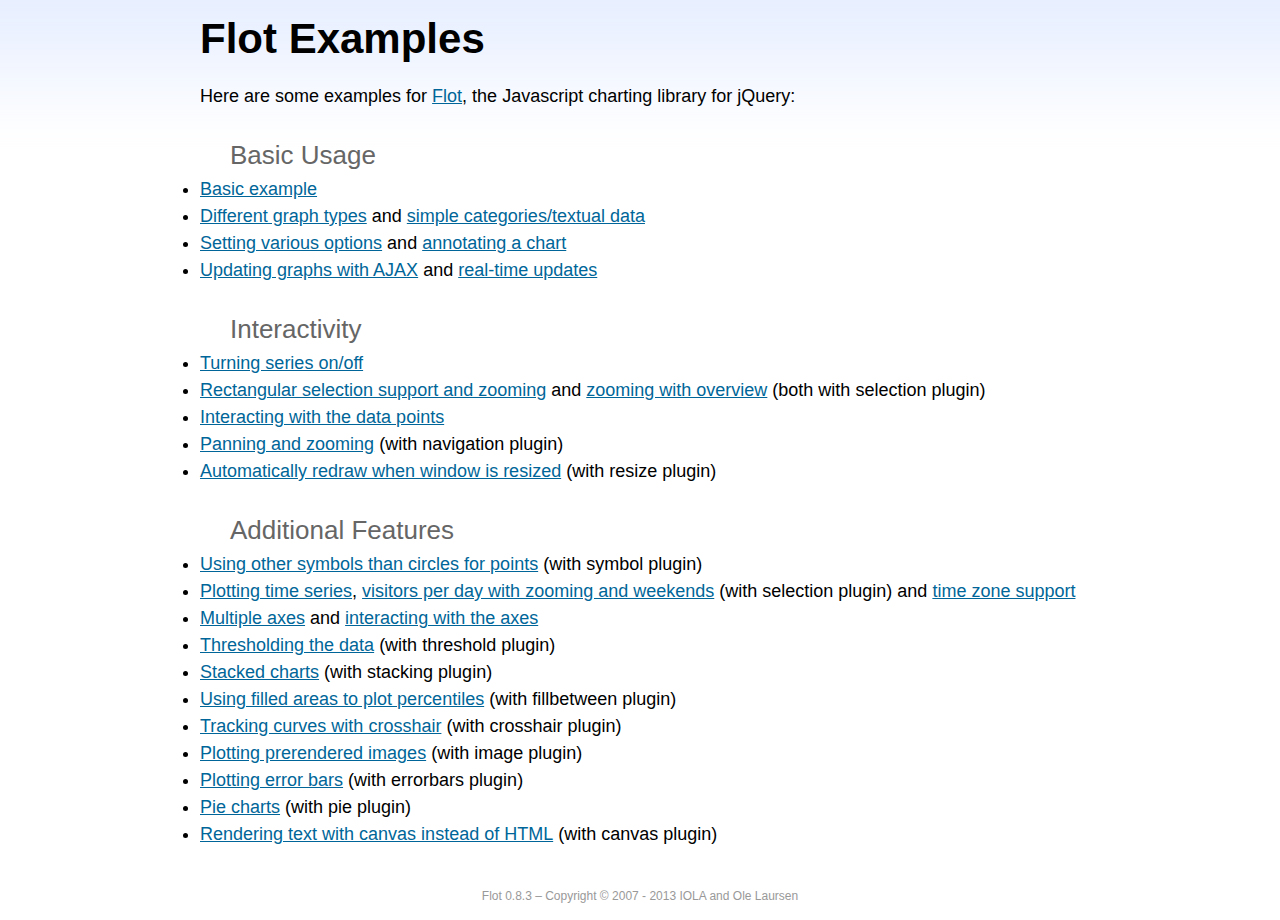
<file: assets/vendor/flot/examples/index.html>
<!DOCTYPE html PUBLIC "-//W3C//DTD HTML 4.01//EN" "http://www.w3.org/TR/html4/strict.dtd">
<html>
<head>
	<meta http-equiv="Content-Type" content="text/html; charset=utf-8">
	<title>Flot Examples</title>
	<link href="examples.css" rel="stylesheet" type="text/css">
	<style>

	h3 {
		margin-top: 30px;
		margin-bottom: 5px;
	}

	</style>
	<script language="javascript" type="text/javascript" src="../jquery.js"></script>
	<script language="javascript" type="text/javascript" src="../jquery.flot.js"></script>
	<script type="text/javascript">

	$(function() {

		// Add the Flot version string to the footer

		$("#footer").prepend("Flot " + $.plot.version + " &ndash; ");
	});

	</script>
</head>
<body>

	<div id="header">
		<h2>Flot Examples</h2>
	</div>

	<div id="content">

		<p>Here are some examples for <a href="http://www.flotcharts.org">Flot</a>, the Javascript charting library for jQuery:</p>

		<h3>Basic Usage</h3>

		<ul>
			<li><a href="basic-usage/index.html">Basic example</a></li>
			<li><a href="series-types/index.html">Different graph types</a> and <a href="categories/index.html">simple categories/textual data</a></li>
			<li><a href="basic-options/index.html">Setting various options</a> and <a href="annotating/index.html">annotating a chart</a></li>
			<li><a href="ajax/index.html">Updating graphs with AJAX</a> and <a href="realtime/index.html">real-time updates</a></li>
		</ul>

		<h3>Interactivity</h3>

		<ul>
			<li><a href="series-toggle/index.html">Turning series on/off</a></li>
			<li><a href="selection/index.html">Rectangular selection support and zooming</a> and <a href="zooming/index.html">zooming with overview</a> (both with selection plugin)</li>
			<li><a href="interacting/index.html">Interacting with the data points</a></li>
			<li><a href="navigate/index.html">Panning and zooming</a> (with navigation plugin)</li>
			<li><a href="resize/index.html">Automatically redraw when window is resized</a> (with resize plugin)</li>
		</ul>

		<h3>Additional Features</h3>

		<ul>
			<li><a href="symbols/index.html">Using other symbols than circles for points</a> (with symbol plugin)</li>
			<li><a href="axes-time/index.html">Plotting time series</a>, <a href="visitors/index.html">visitors per day with zooming and weekends</a> (with selection plugin) and <a href="axes-time-zones/index.html">time zone support</a></li>
			<li><a href="axes-multiple/index.html">Multiple axes</a> and <a href="axes-interacting/index.html">interacting with the axes</a></li>
			<li><a href="threshold/index.html">Thresholding the data</a> (with threshold plugin)</li>
			<li><a href="stacking/index.html">Stacked charts</a> (with stacking plugin)</li>
			<li><a href="percentiles/index.html">Using filled areas to plot percentiles</a> (with fillbetween plugin)</li>
			<li><a href="tracking/index.html">Tracking curves with crosshair</a> (with crosshair plugin)</li>
			<li><a href="image/index.html">Plotting prerendered images</a> (with image plugin)</li>
			<li><a href="series-errorbars/index.html">Plotting error bars</a> (with errorbars plugin)</li>
			<li><a href="series-pie/index.html">Pie charts</a> (with pie plugin)</li>
			<li><a href="canvas/index.html">Rendering text with canvas instead of HTML</a> (with canvas plugin)</li>
		</ul>

	</div>

	<div id="footer">
		Copyright &copy; 2007 - 2013 IOLA and Ole Laursen
	</div>

</body>
</html>
</file>
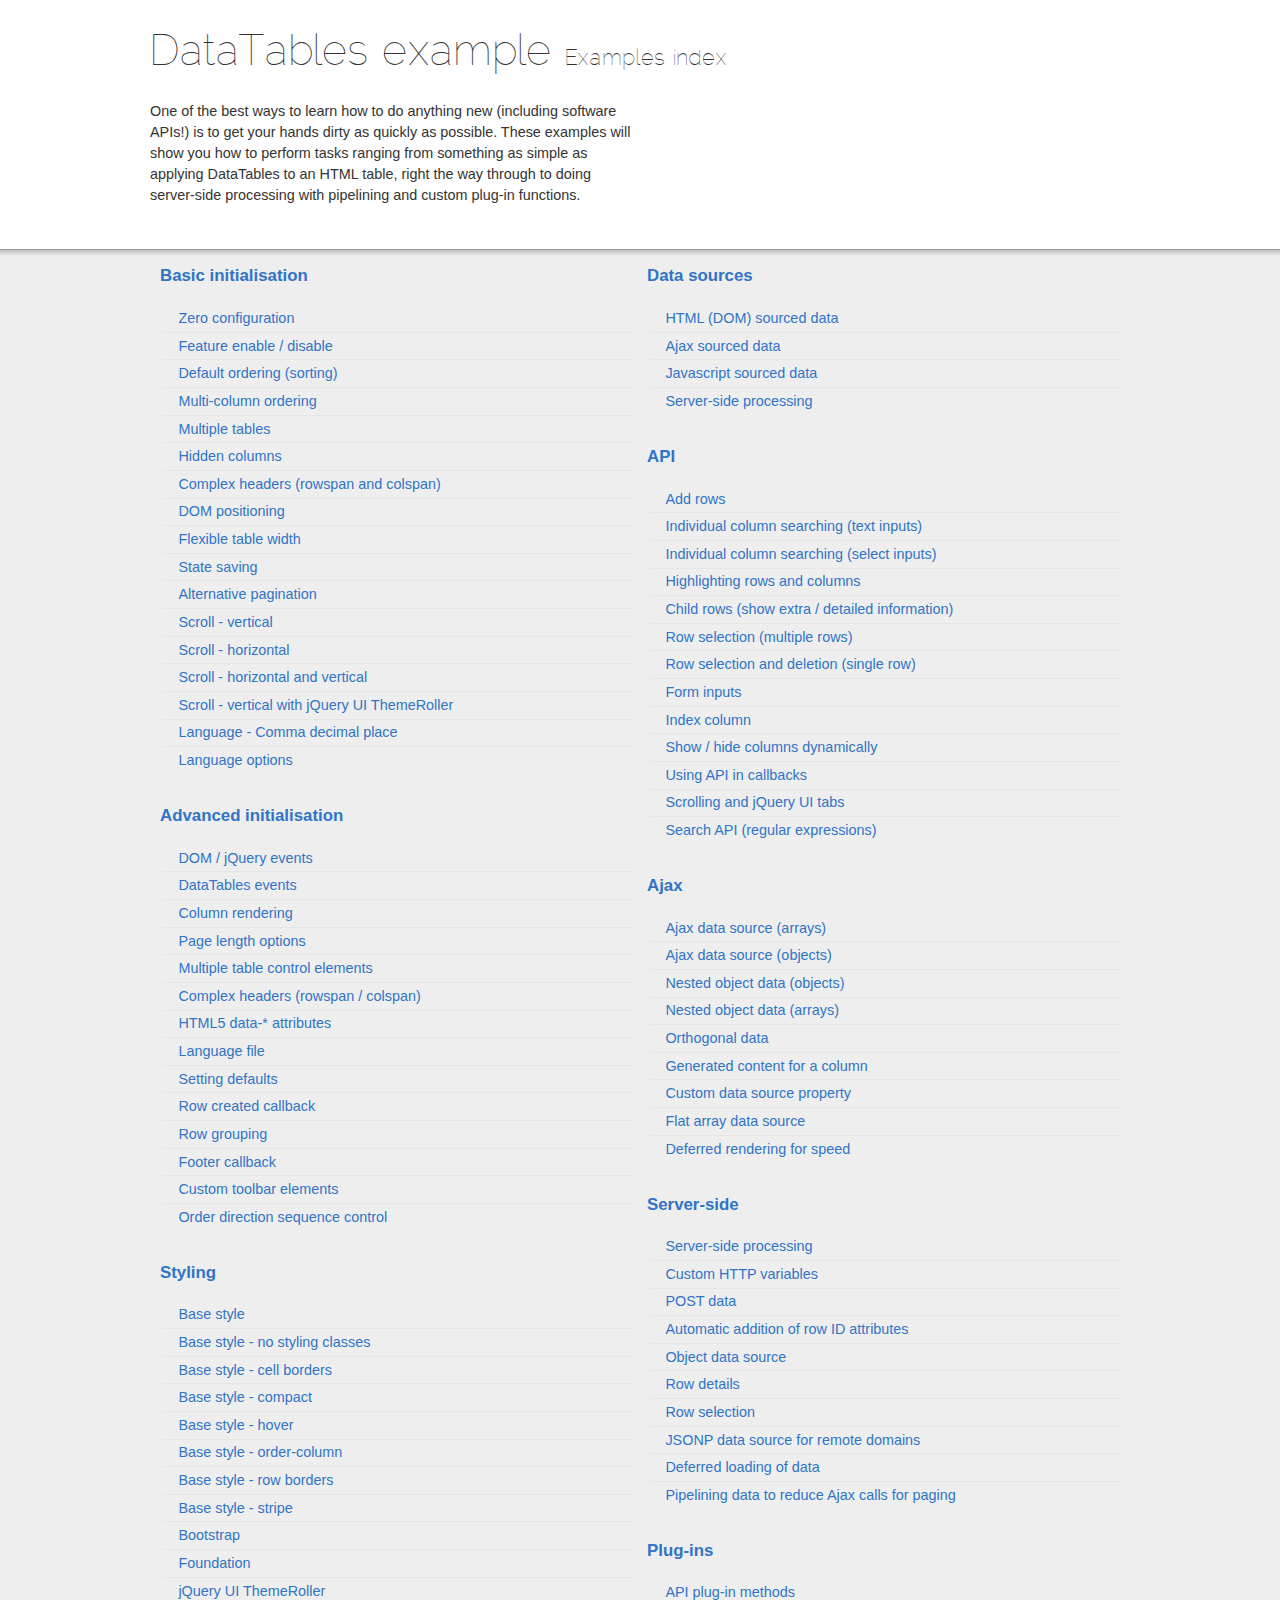
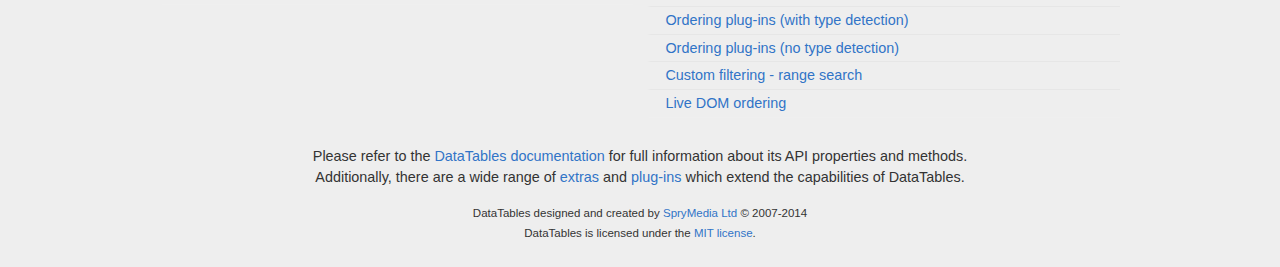
<file: assets/vendor/jquery-datatables/examples/index.html>
<!DOCTYPE html>
<html>
<head>
	<meta charset="utf-8">
	<link rel="shortcut icon" type="image/ico" href="http://www.datatables.net/favicon.ico">
	<meta name="viewport" content="initial-scale=1.0, maximum-scale=2.0">
	<link rel="stylesheet" type="text/css" href="./resources/syntax/shCore.css">
	<link rel="stylesheet" type="text/css" href="./resources/demo.css">
	<script type="text/javascript" language="javascript" src="../media/js/jquery.js"></script>
	<script type="text/javascript" language="javascript" src="./resources/syntax/shCore.js"></script>
	<script type="text/javascript" language="javascript" src="./resources/demo.js"></script>

	<title>DataTables examples - Examples index</title>
</head>

<body class="dt-example">
	<div class="container">
		<section>
			<h1>DataTables example <span>Examples index</span></h1>

			<div class="info">
				<p>One of the best ways to learn how to do anything new (including software APIs!) is to get your hands
				dirty as quickly as possible. These examples will show you how to perform tasks ranging from something
				as simple as applying DataTables to an HTML table, right the way through to doing server-side
				processing with pipelining and custom plug-in functions.</p>
			</div>
		</section>
	</div>

	<section>
		<div class="footer">
			<div class="gradient"></div>

			<div class="liner">
				<div class="toc">
					<div class="toc-group">
						<h3><a href="./basic_init/index.html">Basic initialisation</a></h3>
						<ul class="toc">
							<li><a href="./basic_init/zero_configuration.html">Zero configuration</a></li>
							<li><a href="./basic_init/filter_only.html">Feature enable / disable</a></li>
							<li><a href="./basic_init/table_sorting.html">Default ordering (sorting)</a></li>
							<li><a href="./basic_init/multi_col_sort.html">Multi-column ordering</a></li>
							<li><a href="./basic_init/multiple_tables.html">Multiple tables</a></li>
							<li><a href="./basic_init/hidden_columns.html">Hidden columns</a></li>
							<li><a href="./basic_init/complex_header.html">Complex headers (rowspan and
							colspan)</a></li>
							<li><a href="./basic_init/dom.html">DOM positioning</a></li>
							<li><a href="./basic_init/flexible_width.html">Flexible table width</a></li>
							<li><a href="./basic_init/state_save.html">State saving</a></li>
							<li><a href="./basic_init/alt_pagination.html">Alternative pagination</a></li>
							<li><a href="./basic_init/scroll_y.html">Scroll - vertical</a></li>
							<li><a href="./basic_init/scroll_x.html">Scroll - horizontal</a></li>
							<li><a href="./basic_init/scroll_xy.html">Scroll - horizontal and vertical</a></li>
							<li><a href="./basic_init/scroll_y_theme.html">Scroll - vertical with jQuery UI
							ThemeRoller</a></li>
							<li><a href="./basic_init/comma-decimal.html">Language - Comma decimal place</a></li>
							<li><a href="./basic_init/language.html">Language options</a></li>
						</ul>
					</div>

					<div class="toc-group">
						<h3><a href="./advanced_init/index.html">Advanced initialisation</a></h3>
						<ul class="toc">
							<li><a href="./advanced_init/events_live.html">DOM / jQuery events</a></li>
							<li><a href="./advanced_init/dt_events.html">DataTables events</a></li>
							<li><a href="./advanced_init/column_render.html">Column rendering</a></li>
							<li><a href="./advanced_init/length_menu.html">Page length options</a></li>
							<li><a href="./advanced_init/dom_multiple_elements.html">Multiple table control
							elements</a></li>
							<li><a href="./advanced_init/complex_header.html">Complex headers (rowspan /
							colspan)</a></li>
							<li><a href="./advanced_init/html5-data-attributes.html">HTML5 data-* attributes</a></li>
							<li><a href="./advanced_init/language_file.html">Language file</a></li>
							<li><a href="./advanced_init/defaults.html">Setting defaults</a></li>
							<li><a href="./advanced_init/row_callback.html">Row created callback</a></li>
							<li><a href="./advanced_init/row_grouping.html">Row grouping</a></li>
							<li><a href="./advanced_init/footer_callback.html">Footer callback</a></li>
							<li><a href="./advanced_init/dom_toolbar.html">Custom toolbar elements</a></li>
							<li><a href="./advanced_init/sort_direction_control.html">Order direction sequence
							control</a></li>
						</ul>
					</div>

					<div class="toc-group">
						<h3><a href="./styling/index.html">Styling</a></h3>
						<ul class="toc">
							<li><a href="./styling/display.html">Base style</a></li>
							<li><a href="./styling/no-classes.html">Base style - no styling classes</a></li>
							<li><a href="./styling/cell-border.html">Base style - cell borders</a></li>
							<li><a href="./styling/compact.html">Base style - compact</a></li>
							<li><a href="./styling/hover.html">Base style - hover</a></li>
							<li><a href="./styling/order-column.html">Base style - order-column</a></li>
							<li><a href="./styling/row-border.html">Base style - row borders</a></li>
							<li><a href="./styling/stripe.html">Base style - stripe</a></li>
							<li><a href="./styling/bootstrap.html">Bootstrap</a></li>
							<li><a href="./styling/foundation.html">Foundation</a></li>
							<li><a href="./styling/jqueryUI.html">jQuery UI ThemeRoller</a></li>
						</ul>
					</div>

					<div class="toc-group">
						<h3><a href="./data_sources/index.html">Data sources</a></h3>
						<ul class="toc">
							<li><a href="./data_sources/dom.html">HTML (DOM) sourced data</a></li>
							<li><a href="./data_sources/ajax.html">Ajax sourced data</a></li>
							<li><a href="./data_sources/js_array.html">Javascript sourced data</a></li>
							<li><a href="./data_sources/server_side.html">Server-side processing</a></li>
						</ul>
					</div>

					<div class="toc-group">
						<h3><a href="./api/index.html">API</a></h3>
						<ul class="toc">
							<li><a href="./api/add_row.html">Add rows</a></li>
							<li><a href="./api/multi_filter.html">Individual column searching (text inputs)</a></li>
							<li><a href="./api/multi_filter_select.html">Individual column searching (select
							inputs)</a></li>
							<li><a href="./api/highlight.html">Highlighting rows and columns</a></li>
							<li><a href="./api/row_details.html">Child rows (show extra / detailed
							information)</a></li>
							<li><a href="./api/select_row.html">Row selection (multiple rows)</a></li>
							<li><a href="./api/select_single_row.html">Row selection and deletion (single row)</a></li>
							<li><a href="./api/form.html">Form inputs</a></li>
							<li><a href="./api/counter_columns.html">Index column</a></li>
							<li><a href="./api/show_hide.html">Show / hide columns dynamically</a></li>
							<li><a href="./api/api_in_init.html">Using API in callbacks</a></li>
							<li><a href="./api/tabs_and_scrolling.html">Scrolling and jQuery UI tabs</a></li>
							<li><a href="./api/regex.html">Search API (regular expressions)</a></li>
						</ul>
					</div>

					<div class="toc-group">
						<h3><a href="./ajax/index.html">Ajax</a></h3>
						<ul class="toc">
							<li><a href="./ajax/simple.html">Ajax data source (arrays)</a></li>
							<li><a href="./ajax/objects.html">Ajax data source (objects)</a></li>
							<li><a href="./ajax/deep.html">Nested object data (objects)</a></li>
							<li><a href="./ajax/objects_subarrays.html">Nested object data (arrays)</a></li>
							<li><a href="./ajax/orthogonal-data.html">Orthogonal data</a></li>
							<li><a href="./ajax/null_data_source.html">Generated content for a column</a></li>
							<li><a href="./ajax/custom_data_property.html">Custom data source property</a></li>
							<li><a href="./ajax/custom_data_flat.html">Flat array data source</a></li>
							<li><a href="./ajax/defer_render.html">Deferred rendering for speed</a></li>
						</ul>
					</div>

					<div class="toc-group">
						<h3><a href="./server_side/index.html">Server-side</a></h3>
						<ul class="toc">
							<li><a href="./server_side/simple.html">Server-side processing</a></li>
							<li><a href="./server_side/custom_vars.html">Custom HTTP variables</a></li>
							<li><a href="./server_side/post.html">POST data</a></li>
							<li><a href="./server_side/ids.html">Automatic addition of row ID attributes</a></li>
							<li><a href="./server_side/object_data.html">Object data source</a></li>
							<li><a href="./server_side/row_details.html">Row details</a></li>
							<li><a href="./server_side/select_rows.html">Row selection</a></li>
							<li><a href="./server_side/jsonp.html">JSONP data source for remote domains</a></li>
							<li><a href="./server_side/defer_loading.html">Deferred loading of data</a></li>
							<li><a href="./server_side/pipeline.html">Pipelining data to reduce Ajax calls for
							paging</a></li>
						</ul>
					</div>

					<div class="toc-group">
						<h3><a href="./plug-ins/index.html">Plug-ins</a></h3>
						<ul class="toc">
							<li><a href="./plug-ins/api.html">API plug-in methods</a></li>
							<li><a href="./plug-ins/sorting_auto.html">Ordering plug-ins (with type detection)</a></li>
							<li><a href="./plug-ins/sorting_manual.html">Ordering plug-ins (no type detection)</a></li>
							<li><a href="./plug-ins/range_filtering.html">Custom filtering - range search</a></li>
							<li><a href="./plug-ins/dom_sort.html">Live DOM ordering</a></li>
						</ul>
					</div>
				</div>

				<div class="epilogue">
					<p>Please refer to the <a href="http://www.datatables.net">DataTables documentation</a> for full
					information about its API properties and methods.<br>
					Additionally, there are a wide range of <a href="http://www.datatables.net/extras">extras</a> and
					<a href="http://www.datatables.net/plug-ins">plug-ins</a> which extend the capabilities of
					DataTables.</p>

					<p class="copyright">DataTables designed and created by <a href=
					"http://www.sprymedia.co.uk">SpryMedia Ltd</a> &#169; 2007-2014<br>
					DataTables is licensed under the <a href="http://www.datatables.net/mit">MIT license</a>.</p>
				</div>
			</div>
		</div>
	</section>
</body>
</html>
</file>
<file: assets/vendor/flot/examples/examples.css>
* {	padding: 0; margin: 0; vertical-align: top; }

body {
	background: url(background.png) repeat-x;
	font: 18px/1.5em "proxima-nova", Helvetica, Arial, sans-serif;
}

a {	color: #069; }
a:hover { color: #28b; }

h2 {
	margin-top: 15px;
	font: normal 32px "omnes-pro", Helvetica, Arial, sans-serif;
}

h3 {
	margin-left: 30px;
	font: normal 26px "omnes-pro", Helvetica, Arial, sans-serif;
	color: #666;
}

p {
	margin-top: 10px;
}

button {
	font-size: 18px;
	padding: 1px 7px;
}

input {
	font-size: 18px;
}

input[type=checkbox] {
	margin: 7px;
}

#header {
	position: relative;
	width: 900px;
	margin: auto;
}

#header h2 {
	margin-left: 10px;
	vertical-align: middle;
	font-size: 42px;
	font-weight: bold;
	text-decoration: none;
	color: #000;
}

#content {
	width: 880px;
	margin: 0 auto;
	padding: 10px;
}

#footer {
	margin-top: 25px;
	margin-bottom: 10px;
	text-align: center;
	font-size: 12px;
	color: #999;
}

.demo-container {
	box-sizing: border-box;
	width: 850px;
	height: 450px;
	padding: 20px 15px 15px 15px;
	margin: 15px auto 30px auto;
	border: 1px solid #ddd;
	background: #fff;
	background: linear-gradient(#f6f6f6 0, #fff 50px);
	background: -o-linear-gradient(#f6f6f6 0, #fff 50px);
	background: -ms-linear-gradient(#f6f6f6 0, #fff 50px);
	background: -moz-linear-gradient(#f6f6f6 0, #fff 50px);
	background: -webkit-linear-gradient(#f6f6f6 0, #fff 50px);
	box-shadow: 0 3px 10px rgba(0,0,0,0.15);
	-o-box-shadow: 0 3px 10px rgba(0,0,0,0.1);
	-ms-box-shadow: 0 3px 10px rgba(0,0,0,0.1);
	-moz-box-shadow: 0 3px 10px rgba(0,0,0,0.1);
	-webkit-box-shadow: 0 3px 10px rgba(0,0,0,0.1);
}

.demo-placeholder {
	width: 100%;
	height: 100%;
	font-size: 14px;
	line-height: 1.2em;
}

.legend table {
	border-spacing: 5px;
}
</file>
<file: assets/vendor/jquery-datatables/examples/resources/syntax/shCore.css>
/**
 * SyntaxHighlighter
 * http://alexgorbatchev.com/SyntaxHighlighter
 *
 * SyntaxHighlighter is donationware. If you are using it, please donate.
 * http://alexgorbatchev.com/SyntaxHighlighter/donate.html
 *
 * @version
 * 3.0.83 (July 02 2010)
 * 
 * @copyright
 * Copyright (C) 2004-2010 Alex Gorbatchev.
 *
 * @license
 * Dual licensed under the MIT and GPL licenses.
 */
.syntaxhighlighter a,
.syntaxhighlighter div,
.syntaxhighlighter code,
.syntaxhighlighter table,
.syntaxhighlighter table td,
.syntaxhighlighter table tr,
.syntaxhighlighter table tbody,
.syntaxhighlighter table thead,
.syntaxhighlighter table caption,
.syntaxhighlighter textarea {
  -moz-border-radius: 0 0 0 0 !important;
  -webkit-border-radius: 0 0 0 0 !important;
  background: none !important;
  border: 0 !important;
  bottom: auto !important;
  float: none !important;
  height: auto !important;
  left: auto !important;
  line-height: 1.1em !important;
  margin: 0 !important;
  outline: 0 !important;
  overflow: visible !important;
  padding: 0 !important;
  position: static !important;
  right: auto !important;
  text-align: left !important;
  top: auto !important;
  vertical-align: baseline !important;
  width: auto !important;
  box-sizing: content-box !important;
  font-family: "Source Code Pro","Consolas","Monaco","Bitstream Vera Sans Mono","Courier New",Courier,monospace !important;
  font-weight: normal !important;
  font-style: normal !important;
  font-size: 1em !important;
  min-height: inherit !important;
  min-height: auto !important;
}

.syntaxhighlighter {
  width: 100% !important;
  margin: 1em 0 1em 0 !important;
  position: relative !important;
  overflow: auto !important;
  font-size: 1em !important;
}
.syntaxhighlighter.source {
  overflow: hidden !important;
}
.syntaxhighlighter .bold {
  font-weight: bold !important;
}
.syntaxhighlighter .italic {
  font-style: italic !important;
}
.syntaxhighlighter .line {
  white-space: pre !important;
}
.syntaxhighlighter table {
  width: 100% !important;
}
.syntaxhighlighter table caption {
  text-align: left !important;
  padding: .5em 0 0.5em 1em !important;
}
.syntaxhighlighter table td.code {
  width: 100% !important;
}
.syntaxhighlighter table td.code .container {
  position: relative !important;
}
.syntaxhighlighter table td.code .container textarea {
  box-sizing: border-box !important;
  position: absolute !important;
  left: 0 !important;
  top: 0 !important;
  width: 100% !important;
  height: 100% !important;
  border: none !important;
  background: white !important;
  padding-left: 1em !important;
  overflow: hidden !important;
  white-space: pre !important;
}
.syntaxhighlighter table td.gutter .line {
  text-align: right !important;
  padding: 2px 0.5em 2px 1em !important;
}
.syntaxhighlighter table td.code .line {
  padding: 2px 1em !important;
}
.syntaxhighlighter.nogutter td.code .container textarea, .syntaxhighlighter.nogutter td.code .line {
  padding-left: 0em !important;
}
.syntaxhighlighter.show {
  display: block !important;
}
.syntaxhighlighter.collapsed table {
  display: none !important;
}
.syntaxhighlighter.collapsed .toolbar {
  padding: 0.1em 0.8em 0em 0.8em !important;
  font-size: 1em !important;
  position: static !important;
  width: auto !important;
  height: auto !important;
}
.syntaxhighlighter.collapsed .toolbar span {
  display: inline !important;
  margin-right: 1em !important;
}
.syntaxhighlighter.collapsed .toolbar span a {
  padding: 0 !important;
  display: none !important;
}
.syntaxhighlighter.collapsed .toolbar span a.expandSource {
  display: inline !important;
}
.syntaxhighlighter .toolbar {
  position: absolute !important;
  right: 1px !important;
  top: 1px !important;
  font-size: 10px !important;
  z-index: 7 !important;
}
.syntaxhighlighter .toolbar span.title {
  display: inline !important;
}
.syntaxhighlighter .toolbar a {
  display: block !important;
  text-align: center !important;
  text-decoration: none !important;
  padding-top: 1px !important;
}
.syntaxhighlighter .toolbar a.expandSource {
  display: none !important;
}
.syntaxhighlighter.ie {
  font-size: .9em !important;
  padding: 1px 0 1px 0 !important;
}
.syntaxhighlighter.ie .toolbar {
  line-height: 8px !important;
}
.syntaxhighlighter.ie .toolbar a {
  padding-top: 0px !important;
}
.syntaxhighlighter.printing .line.alt1 .content,
.syntaxhighlighter.printing .line.alt2 .content,
.syntaxhighlighter.printing .line.highlighted .number,
.syntaxhighlighter.printing .line.highlighted.alt1 .content,
.syntaxhighlighter.printing .line.highlighted.alt2 .content {
  background: none !important;
}
.syntaxhighlighter.printing .line .number {
  color: #bbbbbb !important;
}
.syntaxhighlighter.printing .line .content {
  color: black !important;
}
.syntaxhighlighter.printing .toolbar {
  display: none !important;
}
.syntaxhighlighter.printing a {
  text-decoration: none !important;
}
.syntaxhighlighter.printing .plain, .syntaxhighlighter.printing .plain a {
  color: black !important;
}
.syntaxhighlighter.printing .comments, .syntaxhighlighter.printing .comments a {
  color: #008200 !important;
}
.syntaxhighlighter.printing .string, .syntaxhighlighter.printing .string a {
  color: blue !important;
}
.syntaxhighlighter.printing .keyword {
  color: #006699 !important;
  font-weight: bold !important;
}
.syntaxhighlighter.printing .preprocessor {
  color: gray !important;
}
.syntaxhighlighter.printing .variable {
  color: #aa7700 !important;
}
.syntaxhighlighter.printing .value {
  color: #009900 !important;
}
.syntaxhighlighter.printing .functions {
  color: #ff1493 !important;
}
.syntaxhighlighter.printing .constants {
  color: #0066cc !important;
}
.syntaxhighlighter.printing .script {
  font-weight: bold !important;
}
.syntaxhighlighter.printing .color1, .syntaxhighlighter.printing .color1 a {
  color: gray !important;
}
.syntaxhighlighter.printing .color2, .syntaxhighlighter.printing .color2 a {
  color: #ff1493 !important;
}
.syntaxhighlighter.printing .color3, .syntaxhighlighter.printing .color3 a {
  color: red !important;
}
.syntaxhighlighter.printing .break, .syntaxhighlighter.printing .break a {
  color: black !important;
}



/**
 * SyntaxHighlighter
 * http://alexgorbatchev.com/SyntaxHighlighter
 *
 * SyntaxHighlighter is donationware. If you are using it, please donate.
 * http://alexgorbatchev.com/SyntaxHighlighter/donate.html
 *
 * @version
 * 3.0.83 (July 02 2010)
 * 
 * @copyright
 * Copyright (C) 2004-2010 Alex Gorbatchev.
 *
 * @license
 * Dual licensed under the MIT and GPL licenses.
 */
.syntaxhighlighter {
  background-color: white !important;
  font-size: 13px !important;
  overflow: visible !important;
}
.syntaxhighlighter .line.alt1 {
  background-color: white !important;
}
.syntaxhighlighter .line.alt2 {
  background-color: #F8F8F8 !important;
}
.syntaxhighlighter .line.highlighted.alt1, .syntaxhighlighter .line.highlighted.alt2 {
  background-color: #e0e0e0 !important;
}
.syntaxhighlighter .line.highlighted.number {
  color: black !important;
}
.syntaxhighlighter table caption {
  color: black !important;
}
.syntaxhighlighter .gutter {
}
.syntaxhighlighter .gutter div {
  color: #5C5C5C !important;
}
.syntaxhighlighter .gutter .line.alt1, .syntaxhighlighter  .gutter .line.alt2 {
  background-color: white !important;
}
.odd .syntaxhighlighter .gutter .line.alt1, .odd .syntaxhighlighter  .gutter .line.alt2 {
  background-color: #F2F2F2 !important;
}
.syntaxhighlighter .gutter .line {
  border-right: 3px solid #4E6CA3 !important;
}
.syntaxhighlighter .gutter .line.highlighted {
  background-color: #4E6CA3 !important;
  color: white !important;
}
.syntaxhighlighter.printing .line .content {
  border: none !important;
}
.syntaxhighlighter.collapsed {
  overflow: visible !important;
}
.syntaxhighlighter.collapsed .toolbar {
  color: blue !important;
  background: white !important;
  border: 1px solid #4E6CA3 !important;
}
.syntaxhighlighter.collapsed .toolbar a {
  color: blue !important;
}
.syntaxhighlighter.collapsed .toolbar a:hover {
  color: red !important;
}
.syntaxhighlighter .toolbar {
  color: white !important;
  border: none !important;
}
.syntaxhighlighter .toolbar a {
  font: 100%/1.45em "Lucida Grande", Verdana, Arial, Helvetica, sans-serif !important;
  color: white !important;
  background: #4E6CA3 !important;
  float: right !important;
  padding: 2px 5px !important;
  clear: both;
}
.syntaxhighlighter .toolbar a:hover {
  color: #b7c5df !important;
  background: #39568b !important;
}
.syntaxhighlighter .plain, .syntaxhighlighter .plain a {
  color: black !important;
}
.syntaxhighlighter .comments, .syntaxhighlighter .comments a {
  color: #008200 !important;
}
.syntaxhighlighter .string, .syntaxhighlighter .string a {
  color: blue !important;
}
.syntaxhighlighter .keyword {
  color: #006699 !important;
}
.syntaxhighlighter .preprocessor {
  color: gray !important;
}
.syntaxhighlighter .variable {
  color: #aa7700 !important;
}
.syntaxhighlighter .value {
  color: #009900 !important;
}
.syntaxhighlighter .functions {
  color: #ff1493 !important;
}
.syntaxhighlighter .constants {
  color: #0066cc !important;
}
.syntaxhighlighter .script {
  font-weight: bold !important;
  color: #006699 !important;
  background-color: none !important;
}
.syntaxhighlighter .color1, .syntaxhighlighter .color1 a {
  color: gray !important;
}
.syntaxhighlighter .color2, .syntaxhighlighter .color2 a {
  color: #ff1493 !important;
}
.syntaxhighlighter .color3, .syntaxhighlighter .color3 a {
  color: red !important;
}

.syntaxhighlighter .keyword {
  font-weight: bold !important;
}

.datatables_ref:hover {
	text-decoration: underline;
	cursor: pointer;
	*cursor: hand;
}

.syntaxhighlighter .dtapi {
	color: #069;
}

.syntaxhighlighter .dtapi:hover {
	text-decoration: underline;
	cursor: pointer;
	*cursor: hand;
}

.syntaxhighlighter table {
  table-layout: fixed !important;
}

.syntaxhighlighter table td.gutter {
  width: 46px !important; /* enough for three digits */
}

.syntaxhighlighter table td.code {
  width: auto !important;
  overflow: auto !important;
}
</file>
<file: assets/vendor/jquery-datatables/examples/resources/demo.css>
@font-face {
	/* RaleWay Thin from - https://www.theleagueofmoveabletype.com, Font Squirrel for Web Font creation with "Adjust Glyph Spacing" -50 */
    font-family: 'ralewaythin';
    src: url('font/raleway_thin-webfont.eot');
    src: url('font/raleway_thin-webfont.eot?#iefix') format('embedded-opentype'),
         url('font/raleway_thin-webfont.woff') format('woff'),
         url('font/raleway_thin-webfont.ttf') format('truetype');
    font-weight: normal;
    font-style: normal;
}


body {
	font: 90%/1.45em "Helvetica Neue", HelveticaNeue, Verdana, Arial, Helvetica, sans-serif;
	margin: 0;
	padding: 0;
	color: #333;
	background-color: #fff;
}


div.container {
	max-width: 980px;
	margin: 0 auto;
}

h1 {
	font-family: 'HelveticaNeue-UltraLight', 'Helvetica Neue UltraLight', 'ralewaythin', 'Helvetica Neue', Arial, Helvetica, sans-serif;
    font-weight: 100;
    letter-spacing: 1px;
	font-size: 3em;
	line-height: 1em;
}

h1 span {
	font-size: 0.5em;
	line-height: 1em;
}

a {
	cursor: pointer;
	color: #3174c7;
	text-decoration: none;
}

a:hover {
	text-decoration: underline;
}

div.toc ul {
	color: #4E6CA3;
	list-style-type: none;
	padding-left: 0;
}

div.toc li {
	padding: 0.2em 1em;
	border-left: 4px solid transparent;
	border-bottom: 1px solid #e6e6e6;
}

div.toc li.active {
	border-left: 4px solid #458ae0;
}


div.toc li:first-child {
	border-top: 1px solid #efefef;
}

div.toc li:last-child {
	border-bottom: 1px solid #efefef;
}


div.epilogue {
	text-align: center;
}

p.copyright {
	font-size: 0.8em;
	padding-bottom: 2em;
	margin-bottom: 0;
}

.clear {
	clear: both;
	height: 0;
}


div.info {
	margin-bottom: 2em;

	-webkit-column-count: 2;
	   -moz-column-count: 2;
	    -ms-column-count: 2;
	     -o-column-count: 2;
	column-count: 2;


	-webkit-column-rule: 1px solid #F3F3F3;
	   -moz-column-rule: 1px solid #F3F3F3;
	    -ms-column-rule: 1px solid #F3F3F3;
	     -o-column-rule: 1px solid #F3F3F3;
	column-rule: 1px solid #F3F3F3;
}

div.info > * {
	-webkit-column-break-inside: avoid;
	break-inside: avoid;
}

div.info li {
	margin-top: 0.75em;
}

div.info p:first-child {
	margin-top: 0;
}

div.footer {
	position: relative;
	margin-top: 3em;
	border-top: 1px solid #999;
	background-color: #eee;
}

div.footer > div.liner {
	max-width: 960px;
	margin: 0 auto;
}

div.footer > div.gradient {
	position: absolute;
	top: 0;
	left: 0;
	width: 100%;
	height: 6px;

	background: -moz-linear-gradient(top, rgba(0,0,0,0.2) 0%, rgba(0,0,0,0) 100%); /* FF3.6+ */
	background: -webkit-gradient(linear, left top, left bottom, color-stop(0%,rgba(0,0,0,0.2)), color-stop(100%,rgba(0,0,0,0))); /* Chrome,Safari4+ */
	background: -webkit-linear-gradient(top, rgba(0,0,0,0.2) 0%,rgba(0,0,0,0) 100%); /* Chrome10+,Safari5.1+ */
	background: -o-linear-gradient(top, rgba(0,0,0,0.2) 0%,rgba(0,0,0,0) 100%); /* Opera 11.10+ */
	background: -ms-linear-gradient(top, rgba(0,0,0,0.2) 0%,rgba(0,0,0,0) 100%); /* IE10+ */
	background: linear-gradient(to bottom, rgba(0,0,0,0.2) 0%,rgba(0,0,0,0) 100%); /* W3C */
	filter: progid:DXImageTransform.Microsoft.gradient( startColorstr='#a6000000', endColorstr='#00000000',GradientType=0 ); /* IE6-9 */
}

div.toc {
	-webkit-column-count: 2;
	   -moz-column-count: 2;
	    -ms-column-count: 2;
	     -o-column-count: 2;
	column-count: 2;
}

div.toc-group {
	display: inline-block;
	width: 100%;
}

div.box {
	overflow: auto;
	height: 8em;
	padding: 1em;
	color: #444;
	background-color: #fcfcfc;
	border: 1px solid #e0e0e0;
	margin-bottom: 2em;
}


code {
	font-family: "Source Code Pro", Consolas, Menlo, Monaco, "Courier New", monospace;
	padding: 1px 4px;
	font-size: 0.8em;

	color: #444;
	background-color: #fcfcfc;

	border: 1px solid #e0e0e0;
	-webkit-border-radius: 3px;
	   -moz-border-radius: 3px;
	        border-radius: 3px;
}

code > span {
	border-left: 1px solid rgba( 0, 0, 0, 0.2 );
	margin-left: 4px;
	padding-left: 4px;
	opacity: 0.5;
}

code.option {
	color: #D14; /* red */
	background-color: #fcf6f8;
	border: 1px solid #f7d6df;
}

code.path {
	color: #095c05; /* dark green */
	border: 1px solid #D6E9C6;
}

code.tag {
	color: #a1a713; /* yellow */
	background-color: #f7f8e6;
	border: 1px solid #D6E9C6;
}

code.api {
	color: #0c199c; /* dark blue */
	background-color: #f4f5fc;
	border: 1px solid #c6cbe9;
}

code.type {
	color: #d119cf; /* purple */
	background-color: #faebfa;
	border: 1px solid #f3aef2;
}

code.event {
	color: #2a839e; /* deep aqua */
	background-color: #f5fafb;
	border: 1px solid #a8ddec;
}

code.string {
	color: #e8941e; /* orange */
	background-color: #fcf8f1;
	border: 1px solid #f7e4c9;
}

code.field {
	color: #ad1ee8; /* purple */
	background-color: #f9f1fc;
	border: 1px solid #ebc9f7;
}

code.multiline {
	display: inline-block;
	width: 95%;
}


ul.tabs {
	position: relative;
	top: 1px;
	height: 40px;
	margin: 20px 20px 0 0;
}


ul.tabs li {
	display: block;
	float: left;
	padding: 0 15px;
	height: 40px;
	font-size: 1.2em;
	margin: 0 5px;
	cursor: pointer;
	line-height: 40px;
	color: #121e32;
	border: 1px solid white;
	border-bottom: none;
	margin-top: -1px;
}

ul.tabs li.active {
	border: 1px solid #ccc;
	border-bottom: 1px solid white;
	margin-top: 0;
	border-top-left-radius: 5px;
	border-top-right-radius: 5px;
}

ul.tabs li:hover {
	background-color: #fafafa;
}

ul.tabs li.active:hover {
	background-color: white;
}

div.tabs {
	clear: both;
}

div.tabs>div {
	padding: 0 15px;
	border: 1px solid #ccc;
	margin-top: 1px;
	display: none;
	border-radius: 5px;
	box-shadow: 2px 2px 2px #bbb;
}

div.tabs>div h1 {
	border-bottom: none;
	margin-top: 1em;
}

div.column_half {
	float: left;
	width: 49%;
	padding-right: 1%;
}


@media only screen and (max-width : 979px) {
	div.container,
	div.footer {
		padding: 0 1em;
	}
}

@media
	screen and (max-width : 767px),
	screen and (max-width : 768px) and (orientation: portrait) {
	div.info {
		-webkit-column-count: 1;
		   -moz-column-count: 1;
		    -ms-column-count: 1;
		     -o-column-count: 1;
		column-count: 1;
	}

	div.toc {
		-webkit-column-count: 1;
		   -moz-column-count: 1;
		    -ms-column-count: 1;
		     -o-column-count: 1;
		column-count: 1;
	}

	h1 span {
		display: block;
	}
}
</file>
<file: css/styles.css>
/* FONTS */
@import url('https://fonts.googleapis.com/css2?family=Montserrat:wght@400;500;600&display=swap');

/* VENDORS */
@import url("../assets/vendor/bootstrap/css/bootstrap.css");
@import url("../assets/vendor/font-awesome/css/font-awesome.css");
@import url("../assets/vendor/magnific-popup/magnific-popup.css");
@import url("../assets/vendor/bootstrap-datepicker/css/datepicker3.css");


@import url("../assets/vendor/jquery-ui/css/ui-lightness/jquery-ui-1.10.4.custom.css");
@import url("../assets/vendor/bootstrap-multiselect/bootstrap-multiselect.css");
@import url("../assets/vendor/morris/morris.css");
@import url("../assets/vendor/jquery-datatables-bs3/assets/css/datatables.css");
@import url("../assets/vendor/bootstrap-datepicker/css/datepicker3.css");
@import url("../assets/vendor/select2/select2.css");
@import url("../assets/vendor/bootstrap-fileupload/bootstrap-fileupload.min.css");
@import url("../assets/vendor/lity/lity.min.css");
@import url("../assets/vendor/xzoom/xzoom.min.css");

/* THEME */
@import url("../assets/stylesheets/theme.css");
@import url("../assets/stylesheets/skins/default.css");
@import url("../assets/stylesheets/theme-custom.css");
</file>
